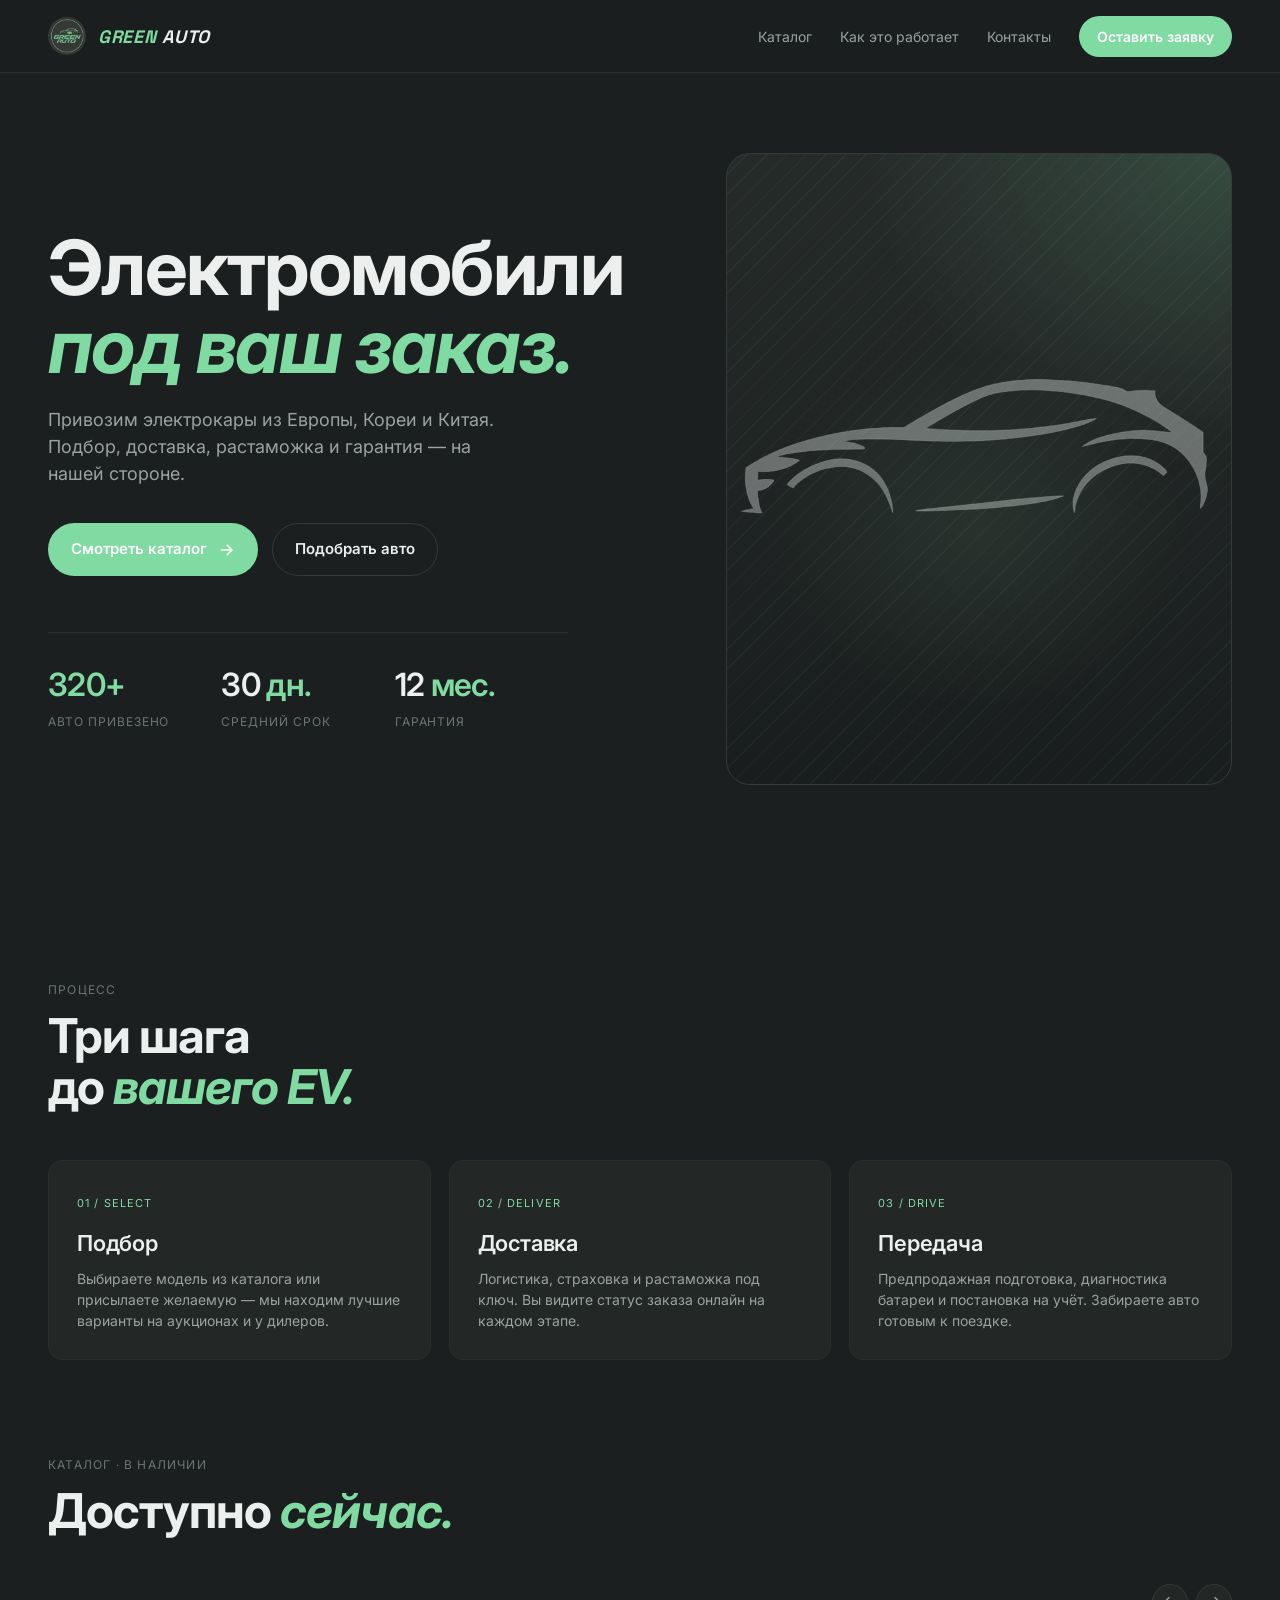
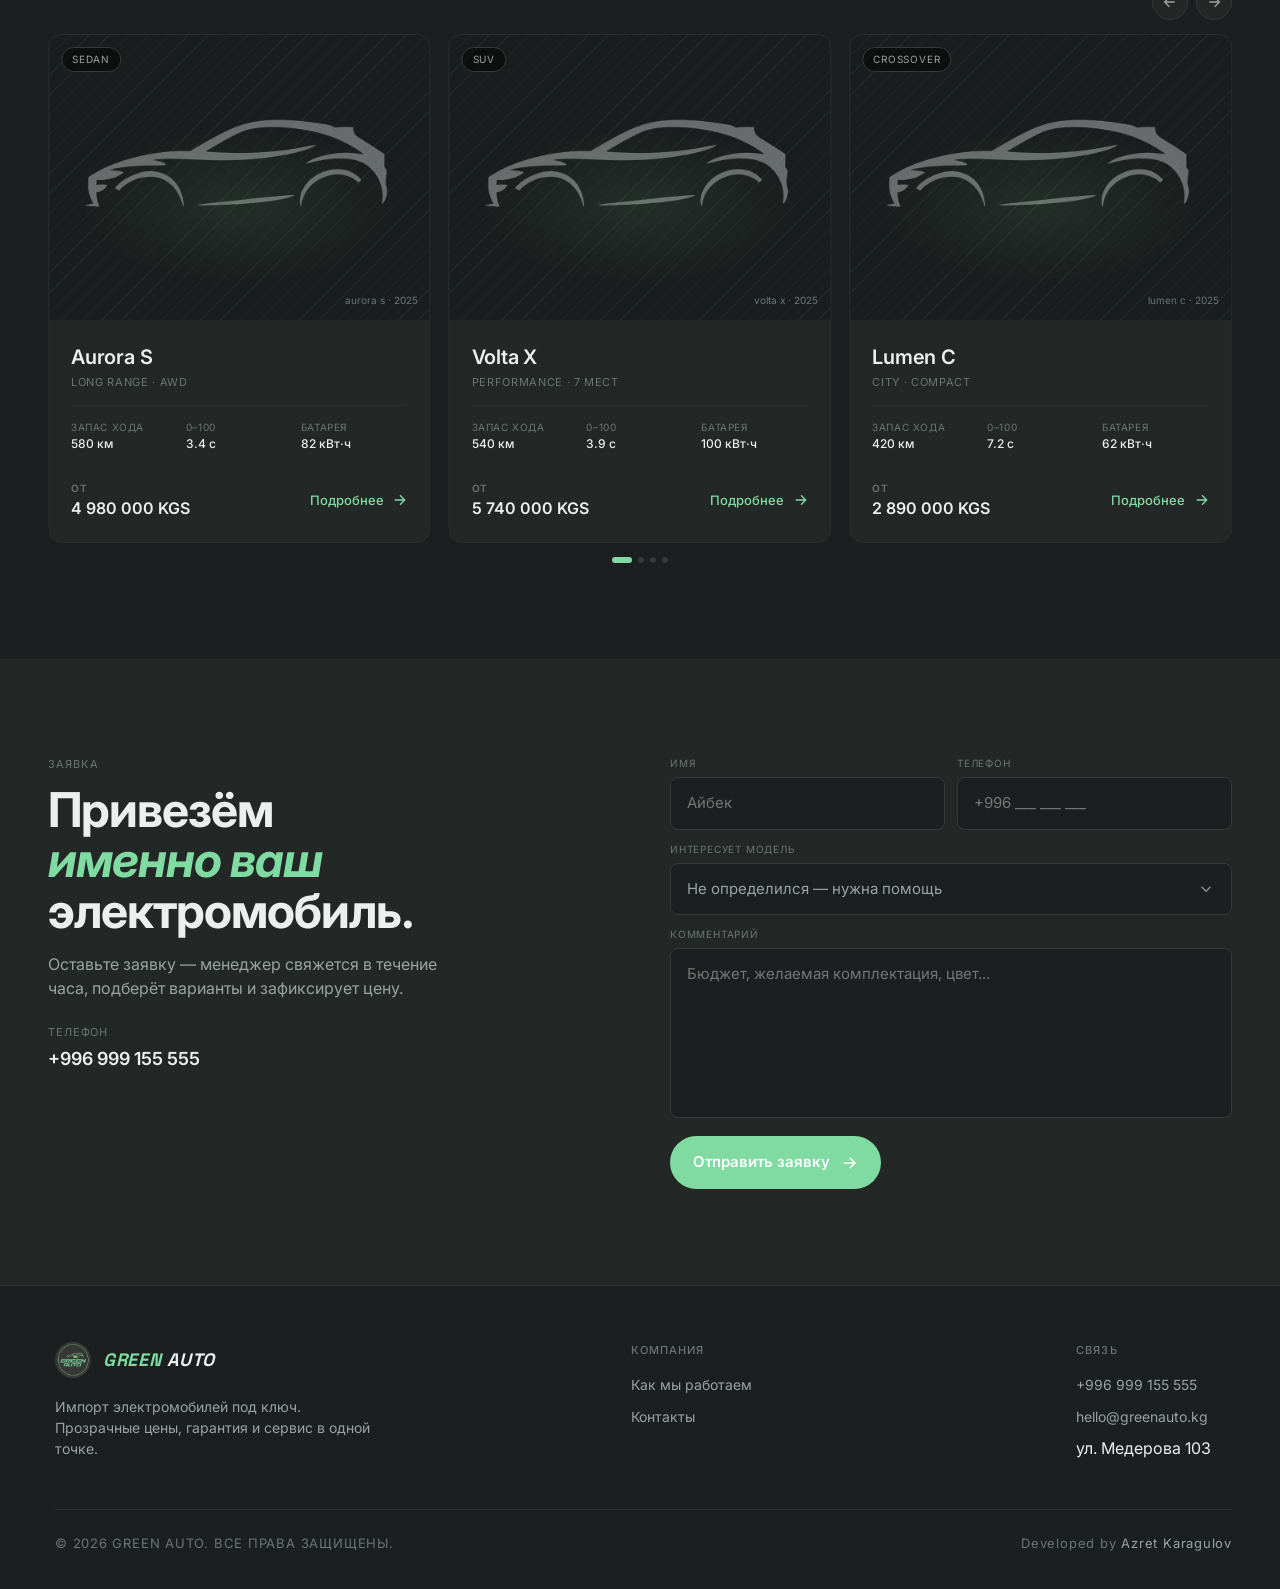
<file: index.html>
<!doctype html>
<html lang="ru">
<head>
<meta charset="utf-8" />
<meta name="viewport" content="width=device-width, initial-scale=1" />
<title>Green Auto — электромобили под заказ</title>
<link rel="preconnect" href="https://fonts.googleapis.com" />
<link rel="preconnect" href="https://fonts.gstatic.com" crossorigin />
<link href="https://fonts.googleapis.com/css2?family=Inter:wght@400;500;600;700;800&family=Space+Grotesk:wght@700&display=swap" rel="stylesheet" />
<link rel="stylesheet" href="./styles.css" />
</head>
<body>

<!-- ============ NAV ============ -->
<header class="nav">
  <div class="container nav-inner">
    <a href="index.html" class="brand">
      <img src="./imgs/logo.png" alt="Green Auto" style="width:38px;height:38px;border-radius:50%;object-fit:cover;" />
      <span class="brand-name"><span>GREEN</span> AUTO</span>
    </a>
    <nav class="nav-links">
      <a href="#cars">Каталог</a>
      <a href="#how">Как это работает</a>
      <a href="#contact">Контакты</a>
      <a href="#contact" class="nav-cta">Оставить заявку</a>
    </nav>
  </div>
</header>

<!-- ============ HERO ============ -->
<section class="hero">
  <div class="container hero-grid">
    <div class="hero-copy">
      <h1>Электромобили<br/><span class="accent">под ваш заказ.</span></h1>
      <p class="hero-sub">Привозим электрокары из Европы, Кореи и Китая. Подбор, доставка, растаможка и гарантия — на нашей стороне.</p>
      <div class="hero-actions">
        <a href="#cars" class="btn btn-primary">
          Смотреть каталог
          <svg class="arrow" viewBox="0 0 24 24" fill="none" stroke="currentColor" stroke-width="2"><path d="M5 12h14M13 5l7 7-7 7"/></svg>
        </a>
        <a href="#contact" class="btn btn-ghost">Подобрать авто</a>
      </div>

      <div class="hero-stats">
        <div>
          <div class="stat-num"><span>320+</span></div>
          <div class="stat-label">авто привезено</div>
        </div>
        <div>
          <div class="stat-num">30 <span>дн.</span></div>
          <div class="stat-label">средний срок</div>
        </div>
        <div>
          <div class="stat-num">12 <span>мес.</span></div>
          <div class="stat-label">гарантия</div>
        </div>
      </div>
    </div>

<div class="hero-visual" aria-hidden="true">
          <div class="placeholder-stripes"></div>
          <img src="./imgs/car_bg.png" alt="Электромобиль" style="position:absolute;inset:0;width:100%;height:100%;object-fit:cover;mix-blend-mode:luminosity;opacity:0.55;" />
    </div>
  </div>
</section>

<!-- ============ HOW IT WORKS ============ -->
<section id="how">
  <div class="container">
    <div class="section-head">
      <div>
        <div class="kicker">процесс</div>
        <h2>Три шага<br/>до <span class="accent">вашего EV.</span></h2>
      </div>
    </div>

    <div class="steps">
      <div class="step">
        <span class="num">01 / SELECT</span>
        <h3>Подбор</h3>
        <p>Выбираете модель из каталога или присылаете желаемую — мы находим лучшие варианты на аукционах и у дилеров.</p>
      </div>
      <div class="step">
        <span class="num">02 / DELIVER</span>
        <h3>Доставка</h3>
        <p>Логистика, страховка и растаможка под ключ. Вы видите статус заказа онлайн на каждом этапе.</p>
      </div>
      <div class="step">
        <span class="num">03 / DRIVE</span>
        <h3>Передача</h3>
        <p>Предпродажная подготовка, диагностика батареи и постановка на учёт. Забираете авто готовым к поездке.</p>
      </div>
    </div>
  </div>
</section>

<!-- ============ CARS ============ -->
<section id="cars" style="padding-top:0;">
  <div class="container">
    <div class="section-head">
      <div>
        <div class="kicker">каталог · в наличии</div>
        <h2>Доступно <span class="accent">сейчас.</span></h2>
      </div>
    </div>

    <div class="cars-grid">

      <a href="aurora-s.html" class="car-card">
        <div class="car-media">
          <div class="placeholder-stripes"></div>
          <img src="./imgs/car_bg.png" alt="Автомобиль" style="position:absolute;inset:0;width:100%;height:100%;object-fit:cover;mix-blend-mode:luminosity;opacity:0.55;" />
          <span class="badge">SEDAN</span>
          <span class="label">aurora s · 2025</span>
        </div>
        <div class="car-body">
          <div class="car-title-row">
            <div>
              <div class="car-title">Aurora S</div>
              <div class="car-sub">LONG RANGE · AWD</div>
            </div>
          </div>
          <div class="car-specs">
            <div>
              <div class="k">Запас хода</div>
              <div class="v">580 км</div>
            </div>
            <div>
              <div class="k">0–100</div>
              <div class="v">3.4 с</div>
            </div>
            <div>
              <div class="k">Батарея</div>
              <div class="v">82 кВт·ч</div>
            </div>
          </div>
          <div class="car-foot">
            <div class="car-price">
              <span class="from">от</span>
              4 980 000 KGS
            </div>
            <span class="car-link">Подробнее
              <svg width="16" height="16" viewBox="0 0 24 24" fill="none" stroke="currentColor" stroke-width="2"><path d="M5 12h14M13 5l7 7-7 7"/></svg>
            </span>
          </div>
        </div>
      </a>

      <a href="volta-x.html" class="car-card">
        <div class="car-media">
          <div class="placeholder-stripes"></div>
          <img src="./imgs/car_bg.png" alt="Автомобиль" style="position:absolute;inset:0;width:100%;height:100%;object-fit:cover;mix-blend-mode:luminosity;opacity:0.55;" />
          <span class="badge">SUV</span>
          <span class="label">volta x · 2025</span>
        </div>
        <div class="car-body">
          <div class="car-title-row">
            <div>
              <div class="car-title">Volta X</div>
              <div class="car-sub">PERFORMANCE · 7 МЕСТ</div>
            </div>
          </div>
          <div class="car-specs">
            <div>
              <div class="k">Запас хода</div>
              <div class="v">540 км</div>
            </div>
            <div>
              <div class="k">0–100</div>
              <div class="v">3.9 с</div>
            </div>
            <div>
              <div class="k">Батарея</div>
              <div class="v">100 кВт·ч</div>
            </div>
          </div>
          <div class="car-foot">
            <div class="car-price">
              <span class="from">от</span>
              5 740 000 KGS
            </div>
            <span class="car-link">Подробнее
              <svg width="16" height="16" viewBox="0 0 24 24" fill="none" stroke="currentColor" stroke-width="2"><path d="M5 12h14M13 5l7 7-7 7"/></svg>
            </span>
          </div>
        </div>
      </a>

      <a href="lumen-c.html" class="car-card">
        <div class="car-media">
          <div class="placeholder-stripes"></div>
          <img src="./imgs/car_bg.png" alt="Автомобиль" style="position:absolute;inset:0;width:100%;height:100%;object-fit:cover;mix-blend-mode:luminosity;opacity:0.55;" />
          <span class="badge">CROSSOVER</span>
          <span class="label">lumen c · 2025</span>
        </div>
        <div class="car-body">
          <div class="car-title-row">
            <div>
              <div class="car-title">Lumen C</div>
              <div class="car-sub">CITY · COMPACT</div>
            </div>
          </div>
          <div class="car-specs">
            <div>
              <div class="k">Запас хода</div>
              <div class="v">420 км</div>
            </div>
            <div>
              <div class="k">0–100</div>
              <div class="v">7.2 с</div>
            </div>
            <div>
              <div class="k">Батарея</div>
              <div class="v">62 кВт·ч</div>
            </div>
          </div>
          <div class="car-foot">
            <div class="car-price">
              <span class="from">от</span>
              2 890 000 KGS
            </div>
            <span class="car-link">Подробнее
              <svg width="16" height="16" viewBox="0 0 24 24" fill="none" stroke="currentColor" stroke-width="2"><path d="M5 12h14M13 5l7 7-7 7"/></svg>
            </span>
          </div>
        </div>
      </a>

      <a href="orbit-gt.html" class="car-card">
        <div class="car-media">
          <div class="placeholder-stripes"></div>
          <img src="./imgs/car_bg.png" alt="Автомобиль" style="position:absolute;inset:0;width:100%;height:100%;object-fit:cover;mix-blend-mode:luminosity;opacity:0.55;" />
          <span class="badge">GT COUPE</span>
          <span class="label">orbit gt · 2025</span>
        </div>
        <div class="car-body">
          <div class="car-title-row">
            <div>
              <div class="car-title">Orbit GT</div>
              <div class="car-sub">DUAL MOTOR · 800V</div>
            </div>
          </div>
          <div class="car-specs">
            <div>
              <div class="k">Запас хода</div>
              <div class="v">610 км</div>
            </div>
            <div>
              <div class="k">0–100</div>
              <div class="v">2.8 с</div>
            </div>
            <div>
              <div class="k">Батарея</div>
              <div class="v">93 кВт·ч</div>
            </div>
          </div>
          <div class="car-foot">
            <div class="car-price">
              <span class="from">от</span>
              7 220 000 KGS
            </div>
            <span class="car-link">Подробнее
              <svg width="16" height="16" viewBox="0 0 24 24" fill="none" stroke="currentColor" stroke-width="2"><path d="M5 12h14M13 5l7 7-7 7"/></svg>
            </span>
          </div>
        </div>
      </a>

    </div>
  </div>
</section>

<!-- ============ CONTACT ============ -->
<section id="contact" class="contact">
  <div class="container contact-grid">
    <div>
      <div class="kicker mono" style="color:var(--text-dim);font-size:11px;letter-spacing:.1em;text-transform:uppercase;margin-bottom:12px;">заявка</div>
      <h2>Привезём <br><span class="accent">именно ваш</span> электромобиль.</h2>
      <p>Оставьте заявку — менеджер свяжется в течение часа, подберёт варианты и зафиксирует цену.</p>
      <div style="display:flex;gap:24px;margin-top:24px;flex-wrap:wrap;">
        <div>
          <div class="mono" style="font-size:11px;color:var(--text-dim);letter-spacing:.08em;text-transform:uppercase;">Телефон</div>
          <div style="font-size:18px;font-weight:600;margin-top:4px;">+996 999 155 555</div>
        </div>
      </div>
    </div>

    <form class="contact-form" id="leadForm" onsubmit="event.preventDefault(); this.querySelector('.submit').textContent='Заявка отправлена ✓'; this.querySelector('.submit').disabled=true;">
      <div class="row">
        <div class="field">
          <label>Имя</label>
          <input type="text" placeholder="Айбек" required />
        </div>
        <div class="field">
          <label>Телефон</label>
          <input type="tel" id="phoneInput" placeholder="+996 ___ ___ ___" required />
        </div>
      </div>
      <div class="field">
        <label>Интересует модель</label>
        <select>
          <option>Не определился — нужна помощь</option>
          <option>Aurora S</option>
          <option>Volta X</option>
          <option>Lumen C</option>
          <option>Orbit GT</option>
          <option>Другая модель</option>
        </select>
      </div>
      <div class="field">
        <label>Комментарий</label>
        <textarea rows="5" placeholder="Бюджет, желаемая комплектация, цвет..." maxlength="300" style="resize:none;"></textarea>
      </div>
      <button type="submit" class="btn btn-primary submit">
        Отправить заявку
        <svg class="arrow" viewBox="0 0 24 24" fill="none" stroke="currentColor" stroke-width="2"><path d="M5 12h14M13 5l7 7-7 7"/></svg>
      </button>
    </form>
  </div>
</section>

<!-- ============ FOOTER ============ -->
<footer class="footer">
  <div class="container">
    <div class="footer-grid">
      <div>
        <a href="index.html" class="brand">
          <img src="./imgs/logo.png" alt="Green Auto" style="width:36px;height:36px;border-radius:50%;object-fit:cover;" />
          <span class="brand-name"><span>GREEN</span> AUTO</span>
        </a>
        <p class="footer-tag">Импорт электромобилей под ключ. Прозрачные цены, гарантия и сервис в одной точке.</p>
      </div>
      <div>
        <h4>Компания</h4>
        <ul>
          <li><a href="#how">Как мы работаем</a></li>
          <li><a href="#contact">Контакты</a></li>
        </ul>
      </div>
      <div>
        <h4>Связь</h4>
        <ul>
          <li><a href="tel:+996999155555">+996 999 155 555</a></li>
          <li><a href="mailto:hello@greenauto.kg">hello@greenauto.kg</a></li>
          <li>ул. Медерова 103</li>
        </ul>
      </div>
    </div>
    <div class="footer-bottom">
      <span>© 2026 GREEN AUTO. ВСЕ ПРАВА ЗАЩИЩЕНЫ.</span>
      <span>Developed by <a href="https://t.me/azret_ka" target="_blank" style="color:var(--text-muted);text-decoration:none;transition:color .15s;" onmouseover="this.style.color='var(--accent)'" onmouseout="this.style.color='var(--text-muted)'">Azret Karagulov</a></span>
    </div>
  </div>
</footer>

<script>
  // Phone mask +996 XXX XXX XXX
  const phone = document.getElementById('phoneInput');
  if (phone) {
    const fmt = (raw) => {
      const d = raw.replace(/\D/g,'').replace(/^996/, '').slice(0, 9);
      let out = '+996';
      if (d.length > 0) out += ' ' + d.slice(0,3);
      if (d.length > 3) out += ' ' + d.slice(3,6);
      if (d.length > 6) out += ' ' + d.slice(6,9);
      return out;
    };
    phone.addEventListener('focus', e => { if (!e.target.value) e.target.value = '+996 '; });
    phone.addEventListener('input', e => { e.target.value = fmt(e.target.value); });
    phone.addEventListener('blur', e => { if (e.target.value === '+996' || e.target.value === '+996 ') e.target.value = ''; });
  }
</script>
<script src="./script.js"></script>
</body>
</html>
</file>
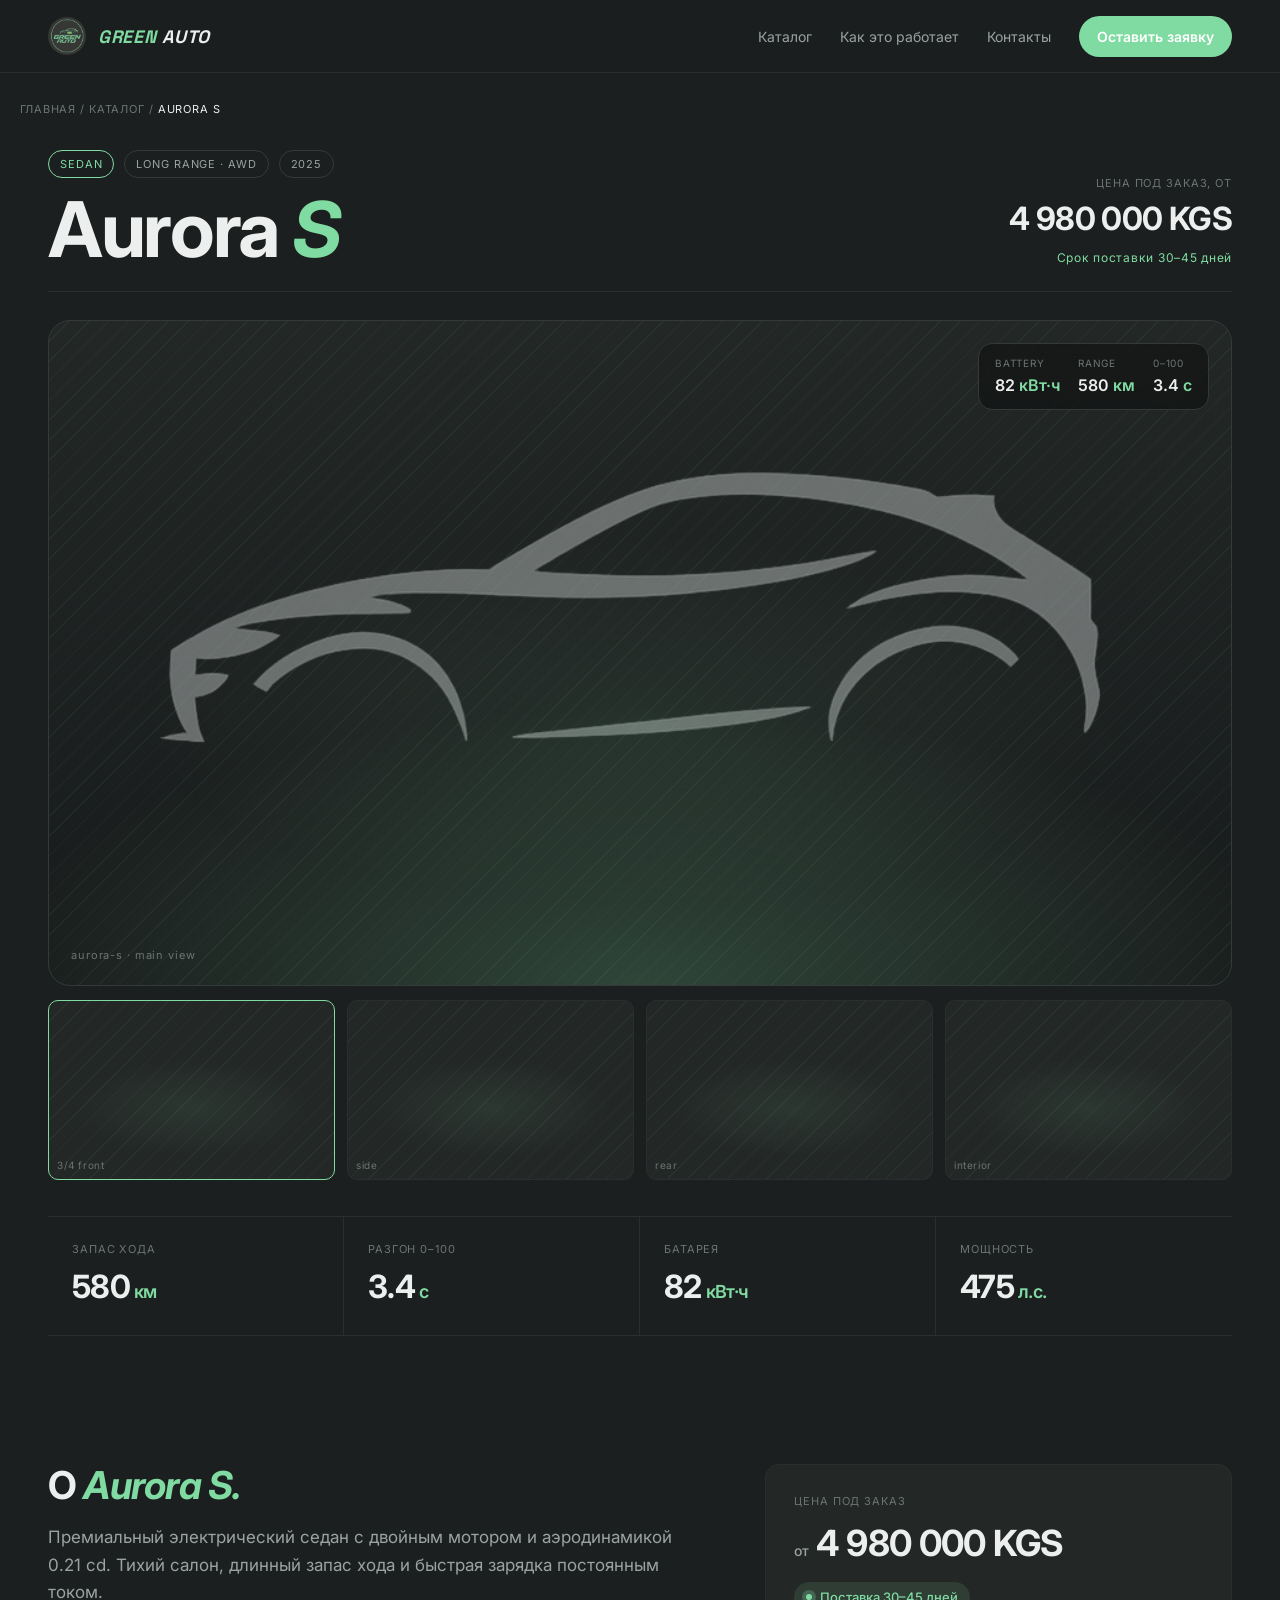
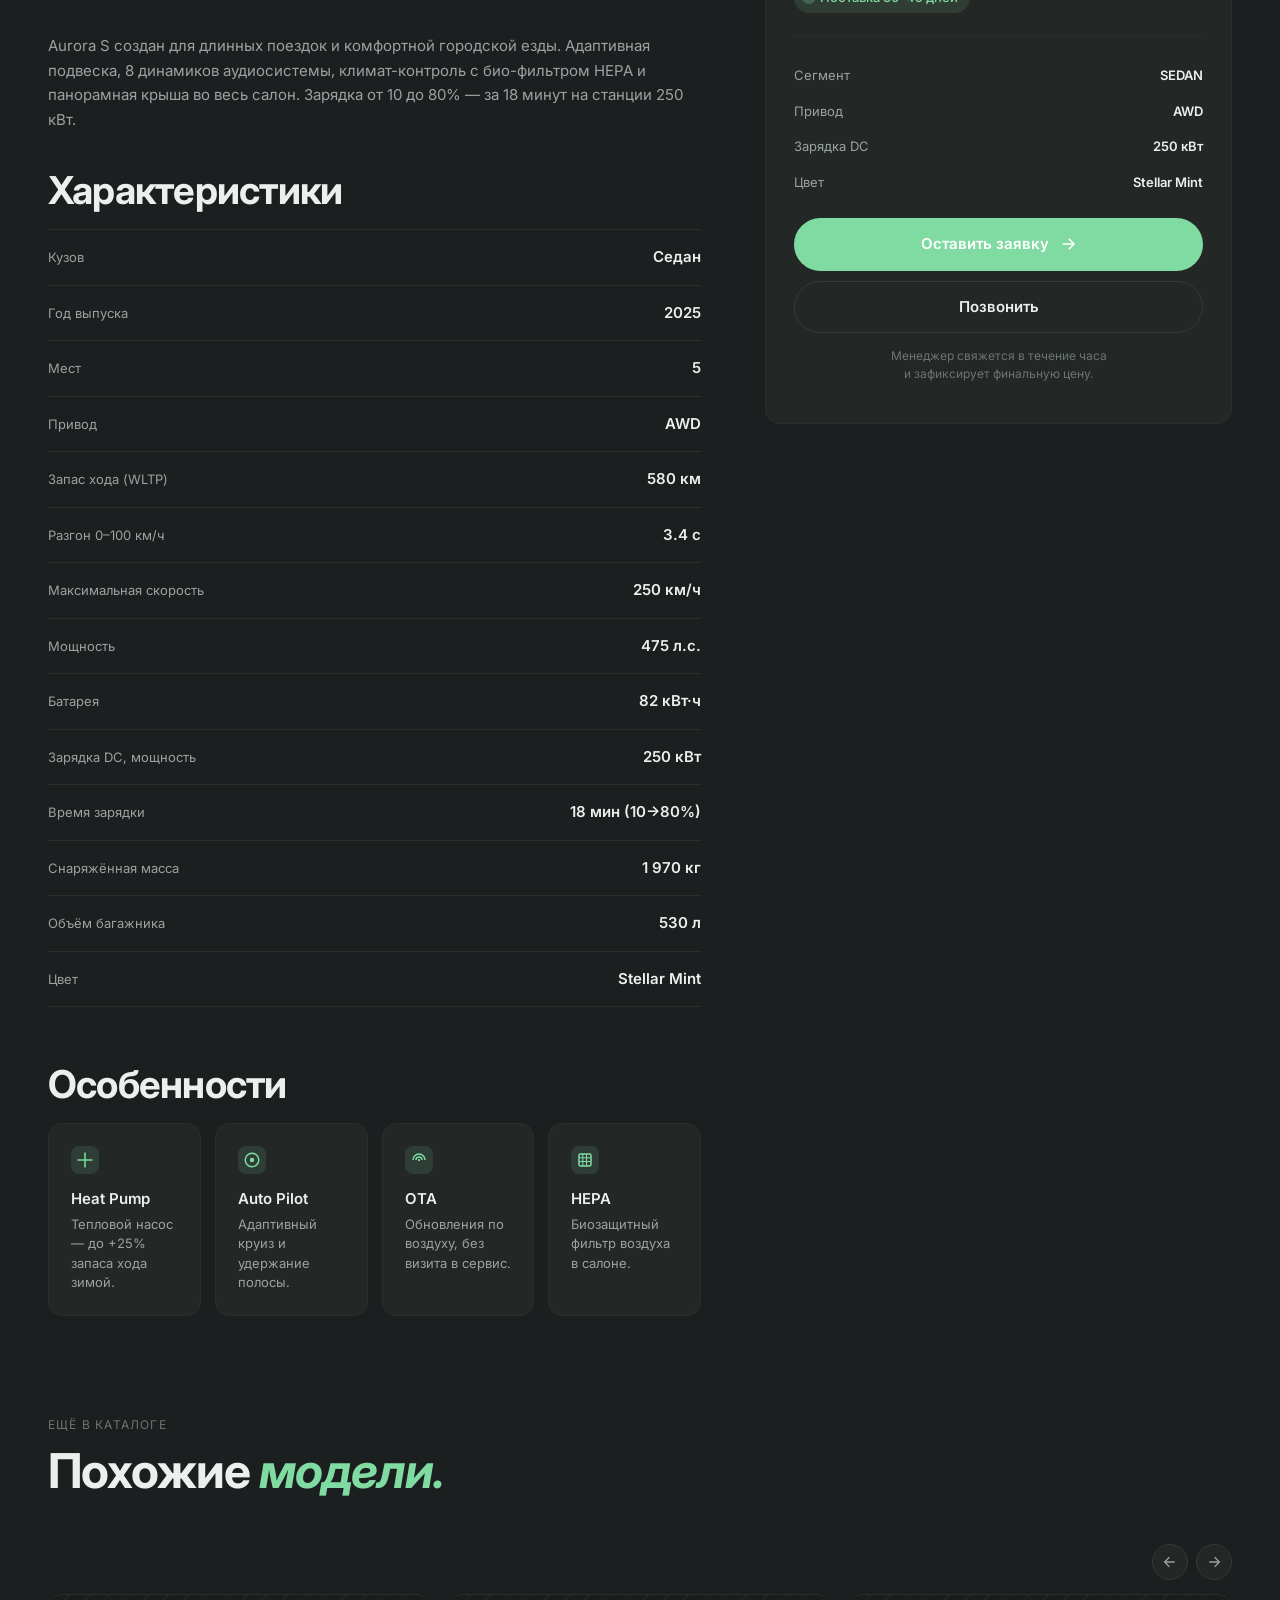
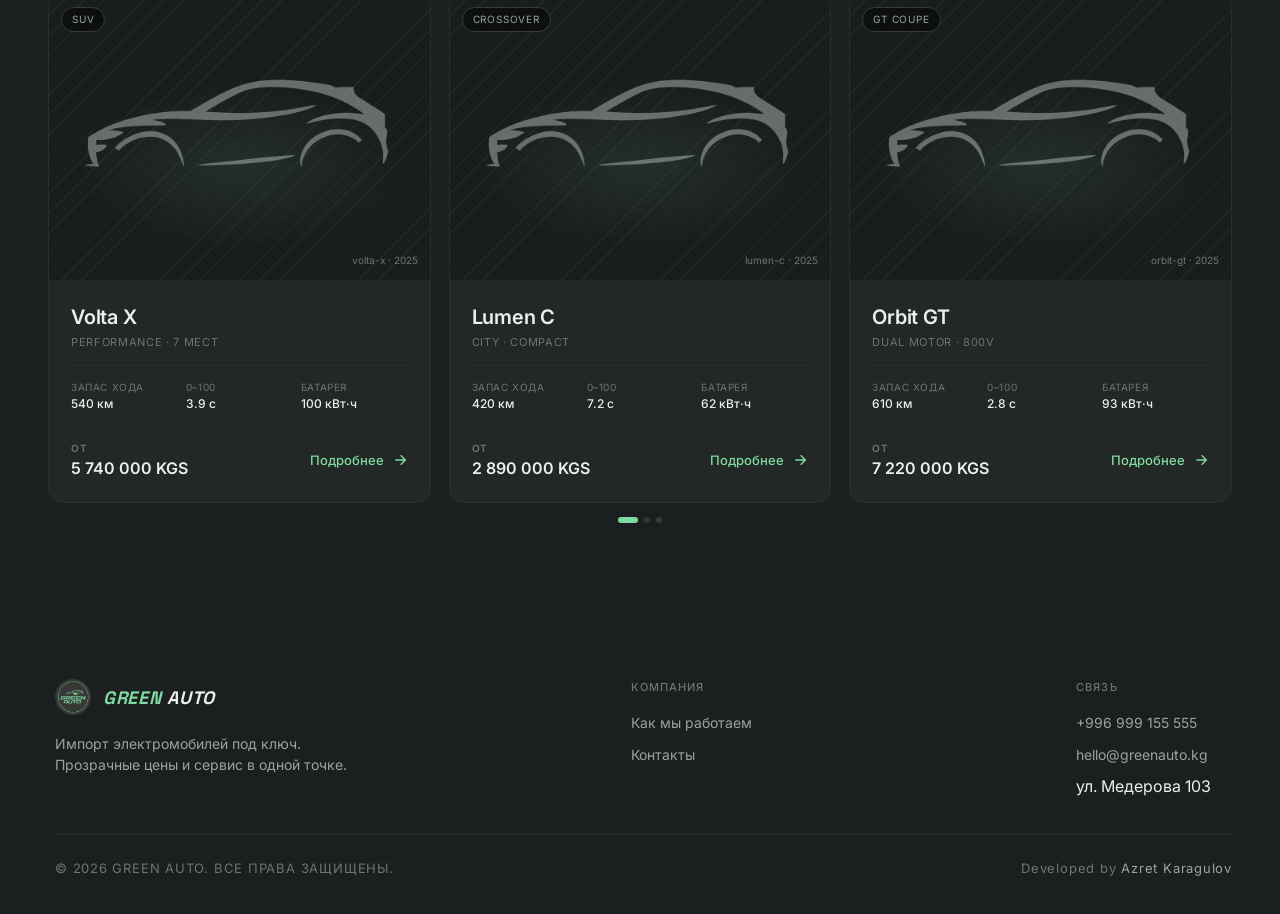
<file: aurora-s.html>
<!doctype html>
<html lang="ru">
<head>
<meta charset="utf-8" />
<meta name="viewport" content="width=device-width, initial-scale=1" />
<title>Aurora S — Green Auto</title>
<link rel="preconnect" href="https://fonts.googleapis.com" />
<link rel="preconnect" href="https://fonts.gstatic.com" crossorigin />
<link href="https://fonts.googleapis.com/css2?family=Inter:wght@400;500;600;700;800&family=Space+Grotesk:wght@700&display=swap" rel="stylesheet" />
<link rel="stylesheet" href="./styles.css" />
</head>
<body>

<header class="nav">
  <div class="container nav-inner">
    <a href="index.html" class="brand">
      <img src="./imgs/logo.png" alt="Green Auto" style="width:38px;height:38px;border-radius:50%;object-fit:cover;" />
      <span class="brand-name"><span>GREEN</span> AUTO</span>
    </a>
    <nav class="nav-links">
      <a href="index.html#cars">Каталог</a>
      <a href="index.html#how">Как это работает</a>
      <a href="index.html#contact">Контакты</a>
      <a href="index.html#contact" class="nav-cta">Оставить заявку</a>
    </nav>
  </div>
</header>

<div class="container crumb">
  <a href="index.html">Главная</a>
  <span class="sep">/</span>
  <a href="index.html#cars">Каталог</a>
  <span class="sep">/</span>
  <span style="color:var(--text);">Aurora S</span>
</div>

<section class="car-hero">
  <div class="container">

    <div class="car-hero-head">
      <div>
        <div class="meta">
          <span class="chip green">SEDAN</span>
          <span class="chip">LONG RANGE · AWD</span>
          <span class="chip">2025</span>
        </div>
        <h1>Aurora <span class="accent">S</span></h1>
      </div>
      <div class="price-block">
        <div class="lbl">Цена под заказ, от</div>
        <div class="val">4 980 000 KGS</div>
        <div class="term">Срок поставки 30–45 дней</div>
      </div>
    </div>

    <div class="car-stage" id="mainStage">
      <div class="placeholder-stripes" style="position:absolute;inset:0;"></div>
      <img src="./imgs/car_bg.png" alt="Автомобиль" style="position:absolute;inset:0;width:100%;height:100%;object-fit:cover;mix-blend-mode:luminosity;opacity:0.55;" />
      <div class="stage-meter">
        <div class="item">
          <div class="k">Battery</div>
          <div class="v">82 <span>кВт·ч</span></div>
        </div>
        <div class="item">
          <div class="k">Range</div>
          <div class="v">580 <span>км</span></div>
        </div>
        <div class="item">
          <div class="k">0–100</div>
          <div class="v">3.4 <span>с</span></div>
        </div>
      </div>
      <div class="label" id="stageLabel">aurora-s · main view</div>
    </div>

    <div class="thumb-row">
      <button class="detail-thumb active" data-view="3/4 front">
        <div class="placeholder-stripes"></div>
        <span class="lbl">3/4 front</span>
      </button>
      <button class="detail-thumb" data-view="side">
        <div class="placeholder-stripes"></div>
        <span class="lbl">side</span>
      </button>
      <button class="detail-thumb" data-view="rear">
        <div class="placeholder-stripes"></div>
        <span class="lbl">rear</span>
      </button>
      <button class="detail-thumb" data-view="interior">
        <div class="placeholder-stripes"></div>
        <span class="lbl">interior</span>
      </button>
    </div>

    <div class="key-stats">
      <div class="cell">
        <div class="k">Запас хода</div>
        <div class="v">580<span>км</span></div>
      </div>
      <div class="cell">
        <div class="k">Разгон 0–100</div>
        <div class="v">3.4<span>с</span></div>
      </div>
      <div class="cell">
        <div class="k">Батарея</div>
        <div class="v">82<span>кВт·ч</span></div>
      </div>
      <div class="cell">
        <div class="k">Мощность</div>
        <div class="v">475<span>л.с.</span></div>
      </div>
    </div>

  </div>
</section>

<section class="car-content">
  <div class="container car-content-grid">
    <div>
      <h2>О <span class="accent">Aurora S.</span></h2>
      <p class="lead">Премиальный электрический седан с двойным мотором и аэродинамикой 0.21 cd. Тихий салон, длинный запас хода и быстрая зарядка постоянным током.</p>
      <p style="color:var(--text-muted);font-size:15px;line-height:1.65;margin:0 0 36px;">Aurora S создан для длинных поездок и комфортной городской езды. Адаптивная подвеска, 8 динамиков аудиосистемы, климат-контроль с био-фильтром HEPA и панорамная крыша во весь салон. Зарядка от 10 до 80% — за 18 минут на станции 250 кВт.</p>

      <h2 style="margin-top:8px;">Характеристики</h2>
      <div class="specs-long">
        
        <div class="row">
          <span class="k">Кузов</span>
          <span class="v">Седан</span>
        </div>
        <div class="row">
          <span class="k">Год выпуска</span>
          <span class="v">2025</span>
        </div>
        <div class="row">
          <span class="k">Мест</span>
          <span class="v">5</span>
        </div>
        <div class="row">
          <span class="k">Привод</span>
          <span class="v">AWD</span>
        </div>
        <div class="row">
          <span class="k">Запас хода (WLTP)</span>
          <span class="v">580 км</span>
        </div>
        <div class="row">
          <span class="k">Разгон 0–100 км/ч</span>
          <span class="v">3.4 с</span>
        </div>
        <div class="row">
          <span class="k">Максимальная скорость</span>
          <span class="v">250 км/ч</span>
        </div>
        <div class="row">
          <span class="k">Мощность</span>
          <span class="v">475 л.с.</span>
        </div>
        <div class="row">
          <span class="k">Батарея</span>
          <span class="v">82 кВт·ч</span>
        </div>
        <div class="row">
          <span class="k">Зарядка DC, мощность</span>
          <span class="v">250 кВт</span>
        </div>
        <div class="row">
          <span class="k">Время зарядки</span>
          <span class="v">18 мин (10→80%)</span>
        </div>
        <div class="row">
          <span class="k">Снаряжённая масса</span>
          <span class="v">1 970 кг</span>
        </div>
        <div class="row">
          <span class="k">Объём багажника</span>
          <span class="v">530 л</span>
        </div>
        <div class="row">
          <span class="k">Цвет</span>
          <span class="v">Stellar Mint</span>
        </div>
      </div>

      <h2 style="margin-top:56px;">Особенности</h2>
      <div class="detail-features" style="margin-top:18px;">
        
        <div class="feature">
          <div class="ico">
            <svg width="18" height="18" viewBox="0 0 24 24" fill="none"><path d="M12 2v20M2 12h20" stroke="currentColor" stroke-width="2"/></svg>
          </div>
          <h4>Heat Pump</h4>
          <p>Тепловой насос — до +25% запаса хода зимой.</p>
        </div>
        <div class="feature">
          <div class="ico">
            <svg width="18" height="18" viewBox="0 0 24 24" fill="none"><circle cx="12" cy="12" r="9" stroke="currentColor" stroke-width="2" fill="none"/><circle cx="12" cy="12" r="3" fill="currentColor"/></svg>
          </div>
          <h4>Auto Pilot</h4>
          <p>Адаптивный круиз и удержание полосы.</p>
        </div>
        <div class="feature">
          <div class="ico">
            <svg width="18" height="18" viewBox="0 0 24 24" fill="none"><path d="M4 12a8 8 0 0 1 16 0M8 12a4 4 0 0 1 8 0" stroke="currentColor" stroke-width="2" fill="none"/><circle cx="12" cy="12" r="1.5" fill="currentColor"/></svg>
          </div>
          <h4>OTA</h4>
          <p>Обновления по воздуху, без визита в сервис.</p>
        </div>
        <div class="feature">
          <div class="ico">
            <svg width="18" height="18" viewBox="0 0 24 24" fill="none"><rect x="4" y="4" width="16" height="16" rx="2" stroke="currentColor" stroke-width="2" fill="none"/><path d="M4 9h16M4 14h16M9 4v16M14 4v16" stroke="currentColor" stroke-width="1.5"/></svg>
          </div>
          <h4>HEPA</h4>
          <p>Биозащитный фильтр воздуха в салоне.</p>
        </div>
      </div>
    </div>

    <aside>
      <div class="order-card">
        <div class="lbl">Цена под заказ</div>
        <div class="price"><span class="from">от</span>4 980 000 KGS</div>
        <div class="term"><span class="pulse"></span>Поставка 30–45 дней</div>

        <div class="divider"></div>

        <div class="mini-row"><span class="k">Сегмент</span><span class="v">SEDAN</span></div>
        <div class="mini-row"><span class="k">Привод</span><span class="v">AWD</span></div>
        <div class="mini-row"><span class="k">Зарядка DC</span><span class="v">250 кВт</span></div>
        <div class="mini-row"><span class="k">Цвет</span><span class="v">Stellar Mint</span></div>

        <div class="actions">
          <a href="index.html#contact" class="btn btn-primary">
            Оставить заявку
            <svg class="arrow" viewBox="0 0 24 24" fill="none" stroke="currentColor" stroke-width="2"><path d="M5 12h14M13 5l7 7-7 7"/></svg>
          </a>
          <a href="tel:+996999155555" class="btn btn-ghost">Позвонить</a>
        </div>

        <p class="note">Менеджер свяжется в течение часа<br/>и зафиксирует финальную цену.</p>
      </div>
    </aside>
  </div>
</section>

<section class="related">
  <div class="container">
    <div class="section-head">
      <div>
        <div class="kicker">ещё в каталоге</div>
        <h2>Похожие <span class="accent">модели.</span></h2>
      </div>
    </div>
    <div class="cars-grid">
      
      <a href="volta-x.html" class="car-card">
        <div class="car-media">
          <div class="placeholder-stripes"></div>
          <img src="./imgs/car_bg.png" alt="Автомобиль" style="position:absolute;inset:0;width:100%;height:100%;object-fit:cover;mix-blend-mode:luminosity;opacity:0.55;" />
          <span class="badge">SUV</span>
          <span class="label">volta-x · 2025</span>
        </div>
        <div class="car-body">
          <div class="car-title-row">
            <div>
              <div class="car-title">Volta X</div>
              <div class="car-sub">PERFORMANCE · 7 МЕСТ</div>
            </div>
          </div>
          <div class="car-specs">
            <div><div class="k">Запас хода</div><div class="v">540 км</div></div>
            <div><div class="k">0–100</div><div class="v">3.9 с</div></div>
            <div><div class="k">Батарея</div><div class="v">100 кВт·ч</div></div>
          </div>
          <div class="car-foot">
            <div class="car-price"><span class="from">от</span>5 740 000 KGS</div>
            <span class="car-link">Подробнее
              <svg width="16" height="16" viewBox="0 0 24 24" fill="none" stroke="currentColor" stroke-width="2"><path d="M5 12h14M13 5l7 7-7 7"/></svg>
            </span>
          </div>
        </div>
      </a>
      <a href="lumen-c.html" class="car-card">
        <div class="car-media">
          <div class="placeholder-stripes"></div>
          <img src="./imgs/car_bg.png" alt="Автомобиль" style="position:absolute;inset:0;width:100%;height:100%;object-fit:cover;mix-blend-mode:luminosity;opacity:0.55;" />
          <span class="badge">CROSSOVER</span>
          <span class="label">lumen-c · 2025</span>
        </div>
        <div class="car-body">
          <div class="car-title-row">
            <div>
              <div class="car-title">Lumen C</div>
              <div class="car-sub">CITY · COMPACT</div>
            </div>
          </div>
          <div class="car-specs">
            <div><div class="k">Запас хода</div><div class="v">420 км</div></div>
            <div><div class="k">0–100</div><div class="v">7.2 с</div></div>
            <div><div class="k">Батарея</div><div class="v">62 кВт·ч</div></div>
          </div>
          <div class="car-foot">
            <div class="car-price"><span class="from">от</span>2 890 000 KGS</div>
            <span class="car-link">Подробнее
              <svg width="16" height="16" viewBox="0 0 24 24" fill="none" stroke="currentColor" stroke-width="2"><path d="M5 12h14M13 5l7 7-7 7"/></svg>
            </span>
          </div>
        </div>
      </a>
      <a href="orbit-gt.html" class="car-card">
        <div class="car-media">
          <div class="placeholder-stripes"></div>
          <img src="./imgs/car_bg.png" alt="Автомобиль" style="position:absolute;inset:0;width:100%;height:100%;object-fit:cover;mix-blend-mode:luminosity;opacity:0.55;" />
          <span class="badge">GT COUPE</span>
          <span class="label">orbit-gt · 2025</span>
        </div>
        <div class="car-body">
          <div class="car-title-row">
            <div>
              <div class="car-title">Orbit GT</div>
              <div class="car-sub">DUAL MOTOR · 800V</div>
            </div>
          </div>
          <div class="car-specs">
            <div><div class="k">Запас хода</div><div class="v">610 км</div></div>
            <div><div class="k">0–100</div><div class="v">2.8 с</div></div>
            <div><div class="k">Батарея</div><div class="v">93 кВт·ч</div></div>
          </div>
          <div class="car-foot">
            <div class="car-price"><span class="from">от</span>7 220 000 KGS</div>
            <span class="car-link">Подробнее
              <svg width="16" height="16" viewBox="0 0 24 24" fill="none" stroke="currentColor" stroke-width="2"><path d="M5 12h14M13 5l7 7-7 7"/></svg>
            </span>
          </div>
        </div>
      </a>
    </div>
  </div>
</section>

<footer class="footer">
  <div class="container">
    <div class="footer-grid">
      <div>
        <a href="index.html" class="brand">
          <img src="./imgs/logo.png" alt="Green Auto" style="width:36px;height:36px;border-radius:50%;object-fit:cover;" />
          <span class="brand-name"><span>GREEN</span> AUTO</span>
        </a>
        <p class="footer-tag">Импорт электромобилей под ключ. Прозрачные цены и сервис в одной точке.</p>
      </div>
      <div>
        <h4>Компания</h4>
        <ul>
          <li><a href="index.html#how">Как мы работаем</a></li>
          <li><a href="index.html#contact">Контакты</a></li>
        </ul>
      </div>
      <div>
        <h4>Связь</h4>
        <ul>
          <li><a href="tel:+996999155555">+996 999 155 555</a></li>
          <li><a href="mailto:hello@greenauto.kg">hello@greenauto.kg</a></li>
          <li>ул. Медерова 103</li>
        </ul>
      </div>
    </div>
    <div class="footer-bottom">
      <span>© 2026 GREEN AUTO. ВСЕ ПРАВА ЗАЩИЩЕНЫ.</span>
      <span>Developed by <a href="https://t.me/azret_ka" target="_blank" style="color:var(--text-muted);text-decoration:none;transition:color .15s;" onmouseover="this.style.color='var(--accent)'" onmouseout="this.style.color='var(--text-muted)'">Azret Karagulov</a></span>
    </div>
  </div>
</footer>

<script>
  const thumbs = document.querySelectorAll('.detail-thumb');
  const stageLabel = document.getElementById('stageLabel');
  thumbs.forEach(t => {
    t.addEventListener('click', () => {
      thumbs.forEach(x => x.classList.remove('active'));
      t.classList.add('active');
      stageLabel.textContent = 'aurora-s · ' + t.dataset.view;
    });
  });
</script>

<script src="./script.js"></script>
</body>
</html>
</file>
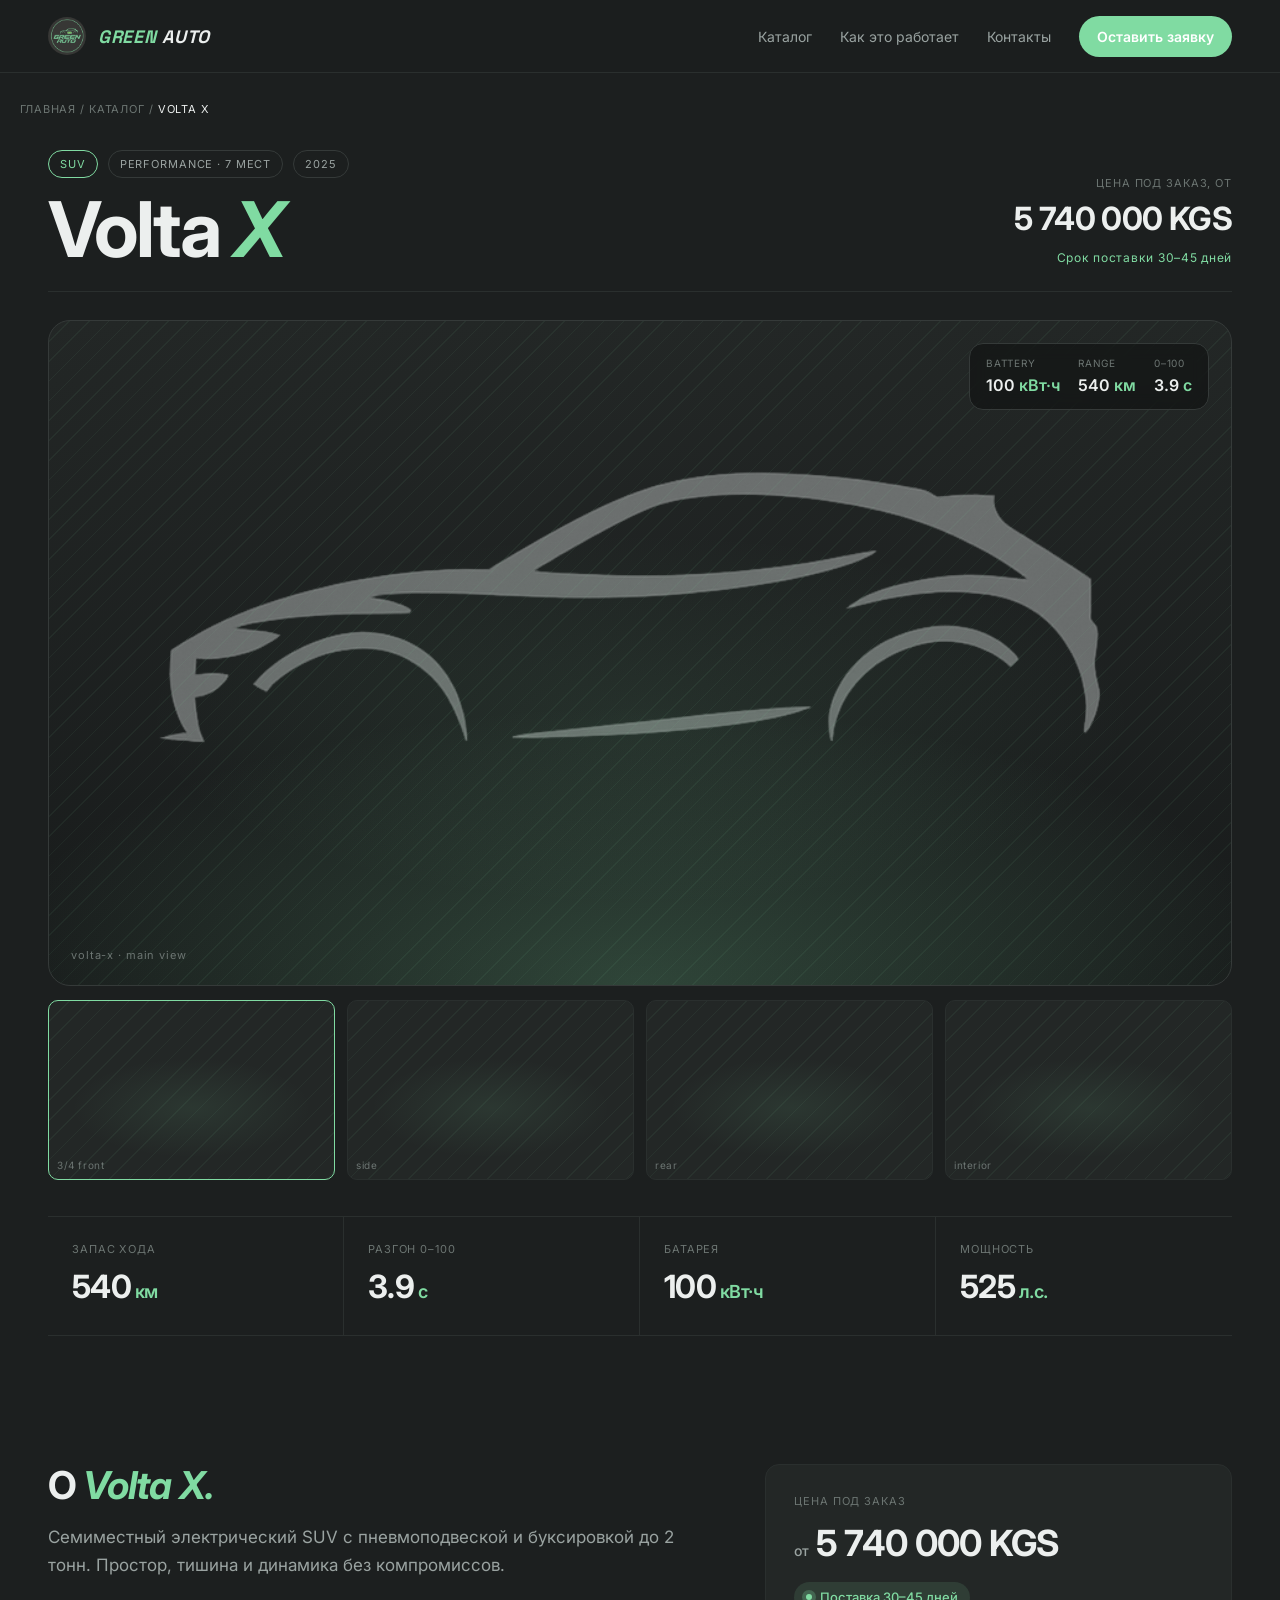
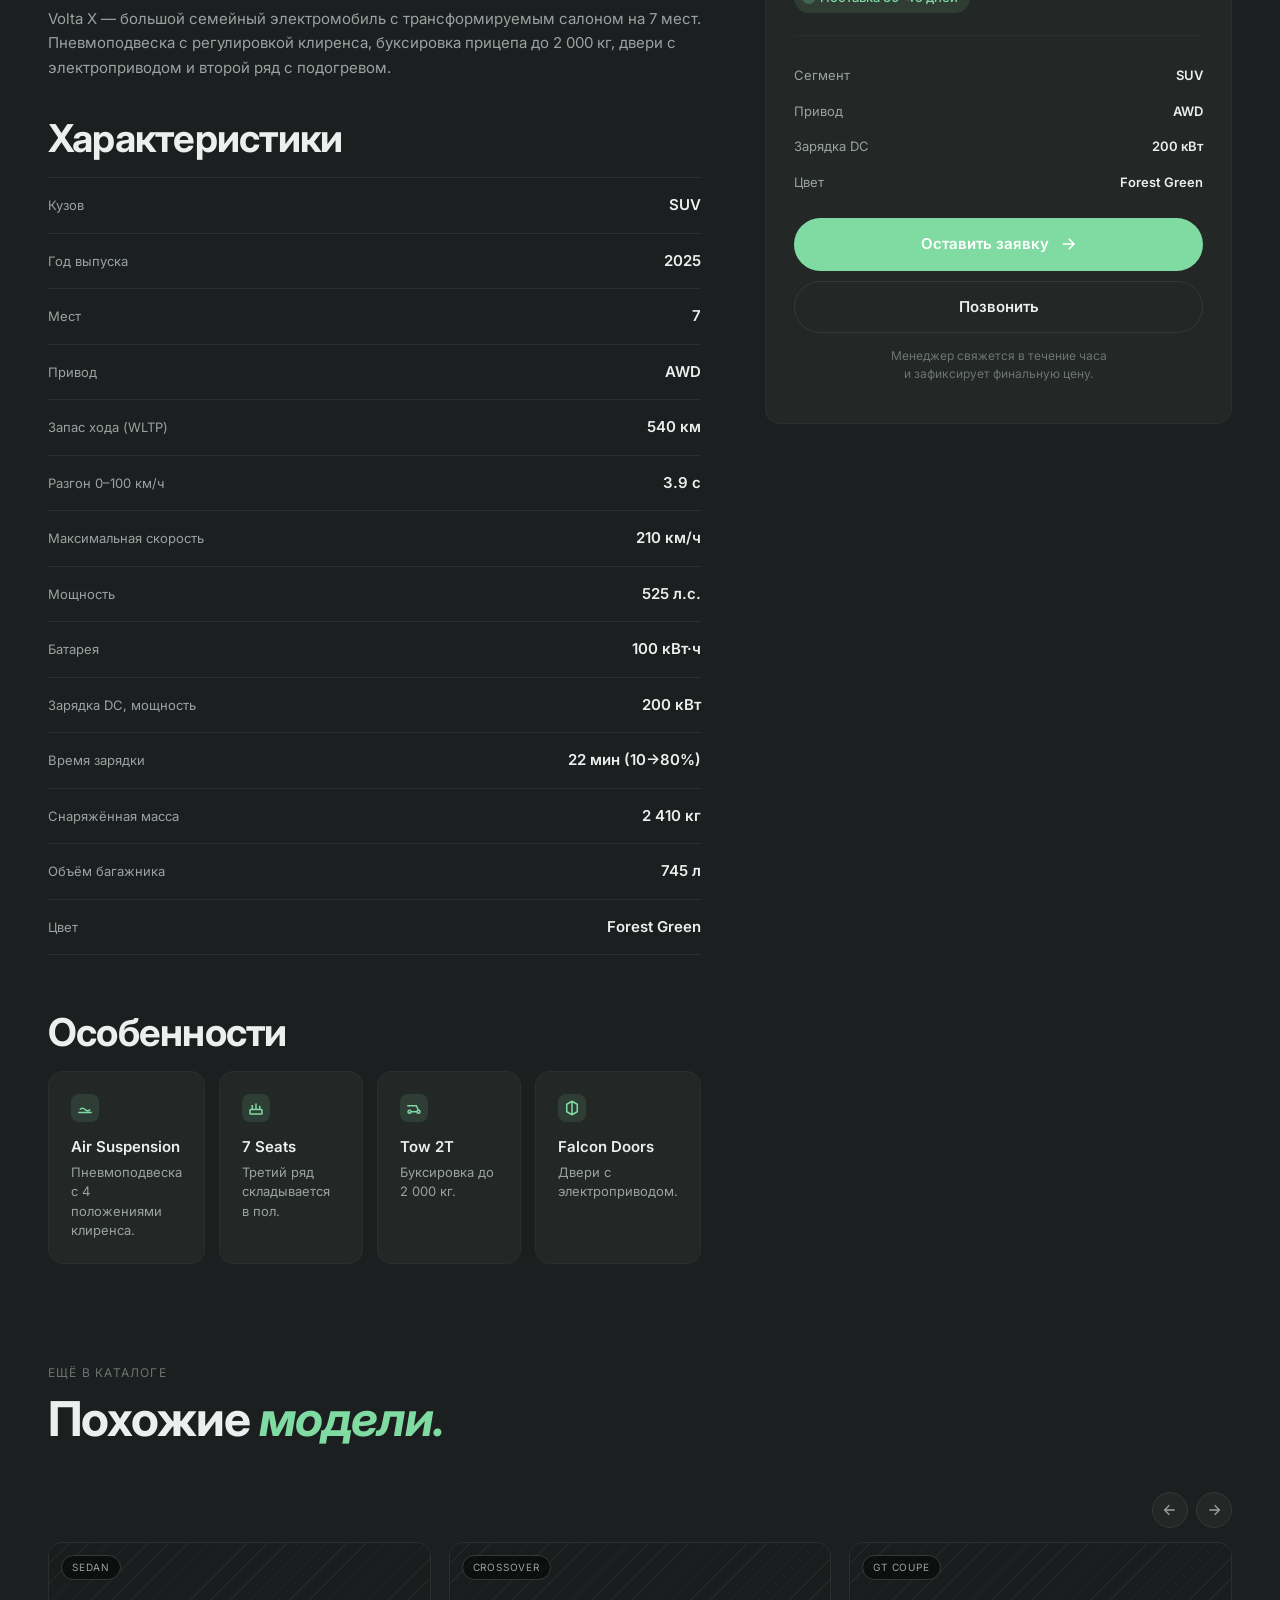
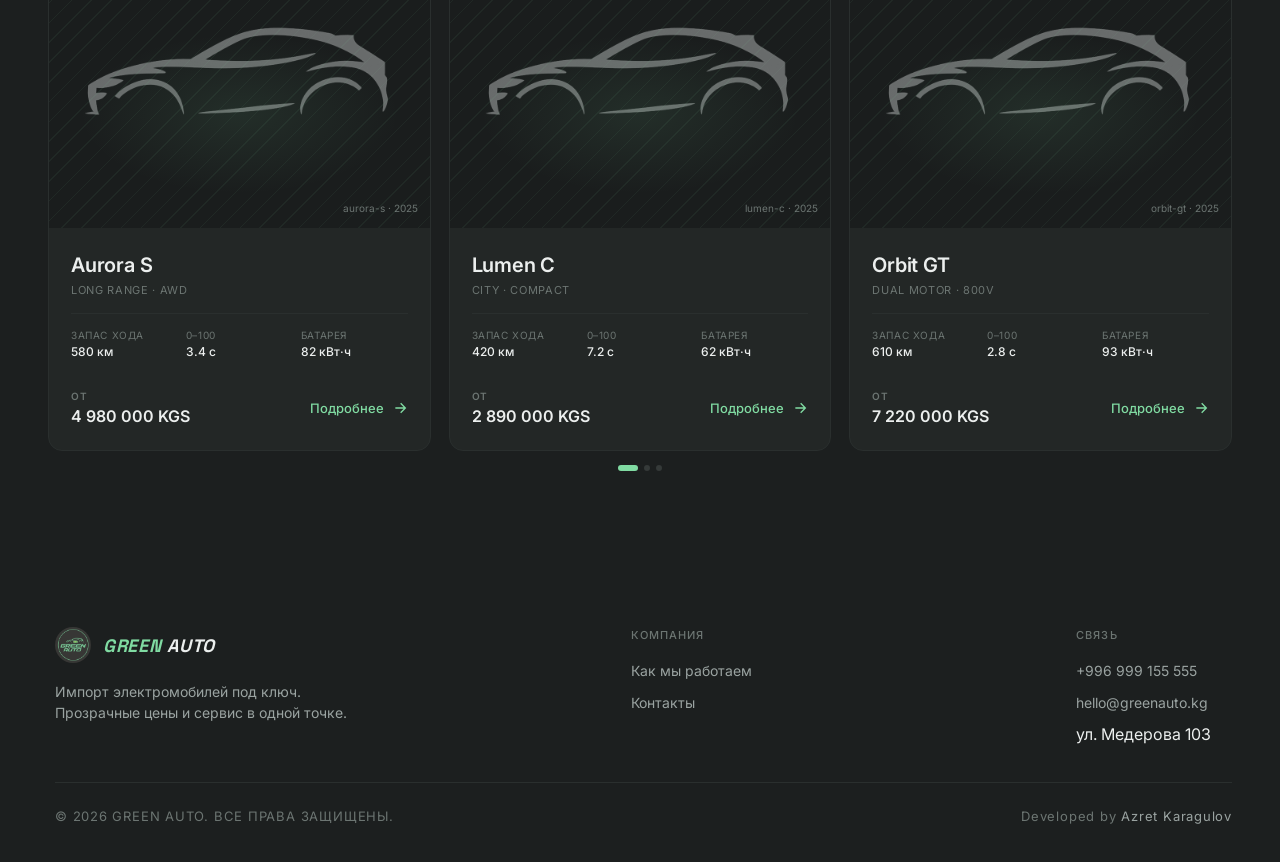
<file: lumen-c.html>
<!doctype html>
<html lang="ru">
<head>
<meta charset="utf-8" />
<meta name="viewport" content="width=device-width, initial-scale=1" />
<title>Volta X — Green Auto</title>
<link rel="preconnect" href="https://fonts.googleapis.com" />
<link rel="preconnect" href="https://fonts.gstatic.com" crossorigin />
<link href="https://fonts.googleapis.com/css2?family=Inter:wght@400;500;600;700;800&family=Space+Grotesk:wght@700&display=swap" rel="stylesheet" />
<link rel="stylesheet" href="./styles.css" />
</head>
<body>

<header class="nav">
  <div class="container nav-inner">
    <a href="index.html" class="brand">
      <img src="./imgs/logo.png" alt="Green Auto" style="width:38px;height:38px;border-radius:50%;object-fit:cover;" />
      <span class="brand-name"><span>GREEN</span> AUTO</span>
    </a>
    <nav class="nav-links">
      <a href="index.html#cars">Каталог</a>
      <a href="index.html#how">Как это работает</a>
      <a href="index.html#contact">Контакты</a>
      <a href="index.html#contact" class="nav-cta">Оставить заявку</a>
    </nav>
  </div>
</header>

<div class="container crumb">
  <a href="index.html">Главная</a>
  <span class="sep">/</span>
  <a href="index.html#cars">Каталог</a>
  <span class="sep">/</span>
  <span style="color:var(--text);">Volta X</span>
</div>

<section class="car-hero">
  <div class="container">

    <div class="car-hero-head">
      <div>
        <div class="meta">
          <span class="chip green">SUV</span>
          <span class="chip">PERFORMANCE · 7 МЕСТ</span>
          <span class="chip">2025</span>
        </div>
        <h1>Volta <span class="accent">X</span></h1>
      </div>
      <div class="price-block">
        <div class="lbl">Цена под заказ, от</div>
        <div class="val">5 740 000 KGS</div>
        <div class="term">Срок поставки 30–45 дней</div>
      </div>
    </div>

    <div class="car-stage" id="mainStage">
      <div class="placeholder-stripes" style="position:absolute;inset:0;"></div>
      <img src="./imgs/car_bg.png" alt="Автомобиль" style="position:absolute;inset:0;width:100%;height:100%;object-fit:cover;mix-blend-mode:luminosity;opacity:0.55;" />
      <div class="stage-meter">
        <div class="item">
          <div class="k">Battery</div>
          <div class="v">100 <span>кВт·ч</span></div>
        </div>
        <div class="item">
          <div class="k">Range</div>
          <div class="v">540 <span>км</span></div>
        </div>
        <div class="item">
          <div class="k">0–100</div>
          <div class="v">3.9 <span>с</span></div>
        </div>
      </div>
      <div class="label" id="stageLabel">volta-x · main view</div>
    </div>

    <div class="thumb-row">
      <button class="detail-thumb active" data-view="3/4 front">
        <div class="placeholder-stripes"></div>
        <span class="lbl">3/4 front</span>
      </button>
      <button class="detail-thumb" data-view="side">
        <div class="placeholder-stripes"></div>
        <span class="lbl">side</span>
      </button>
      <button class="detail-thumb" data-view="rear">
        <div class="placeholder-stripes"></div>
        <span class="lbl">rear</span>
      </button>
      <button class="detail-thumb" data-view="interior">
        <div class="placeholder-stripes"></div>
        <span class="lbl">interior</span>
      </button>
    </div>

    <div class="key-stats">
      <div class="cell">
        <div class="k">Запас хода</div>
        <div class="v">540<span>км</span></div>
      </div>
      <div class="cell">
        <div class="k">Разгон 0–100</div>
        <div class="v">3.9<span>с</span></div>
      </div>
      <div class="cell">
        <div class="k">Батарея</div>
        <div class="v">100<span>кВт·ч</span></div>
      </div>
      <div class="cell">
        <div class="k">Мощность</div>
        <div class="v">525<span>л.с.</span></div>
      </div>
    </div>

  </div>
</section>

<section class="car-content">
  <div class="container car-content-grid">
    <div>
      <h2>О <span class="accent">Volta X.</span></h2>
      <p class="lead">Семиместный электрический SUV с пневмоподвеской и буксировкой до 2 тонн. Простор, тишина и динамика без компромиссов.</p>
      <p style="color:var(--text-muted);font-size:15px;line-height:1.65;margin:0 0 36px;">Volta X — большой семейный электромобиль с трансформируемым салоном на 7 мест. Пневмоподвеска с регулировкой клиренса, буксировка прицепа до 2 000 кг, двери с электроприводом и второй ряд с подогревом.</p>

      <h2 style="margin-top:8px;">Характеристики</h2>
      <div class="specs-long">
        
        <div class="row">
          <span class="k">Кузов</span>
          <span class="v">SUV</span>
        </div>
        <div class="row">
          <span class="k">Год выпуска</span>
          <span class="v">2025</span>
        </div>
        <div class="row">
          <span class="k">Мест</span>
          <span class="v">7</span>
        </div>
        <div class="row">
          <span class="k">Привод</span>
          <span class="v">AWD</span>
        </div>
        <div class="row">
          <span class="k">Запас хода (WLTP)</span>
          <span class="v">540 км</span>
        </div>
        <div class="row">
          <span class="k">Разгон 0–100 км/ч</span>
          <span class="v">3.9 с</span>
        </div>
        <div class="row">
          <span class="k">Максимальная скорость</span>
          <span class="v">210 км/ч</span>
        </div>
        <div class="row">
          <span class="k">Мощность</span>
          <span class="v">525 л.с.</span>
        </div>
        <div class="row">
          <span class="k">Батарея</span>
          <span class="v">100 кВт·ч</span>
        </div>
        <div class="row">
          <span class="k">Зарядка DC, мощность</span>
          <span class="v">200 кВт</span>
        </div>
        <div class="row">
          <span class="k">Время зарядки</span>
          <span class="v">22 мин (10→80%)</span>
        </div>
        <div class="row">
          <span class="k">Снаряжённая масса</span>
          <span class="v">2 410 кг</span>
        </div>
        <div class="row">
          <span class="k">Объём багажника</span>
          <span class="v">745 л</span>
        </div>
        <div class="row">
          <span class="k">Цвет</span>
          <span class="v">Forest Green</span>
        </div>
      </div>

      <h2 style="margin-top:56px;">Особенности</h2>
      <div class="detail-features" style="margin-top:18px;">
        
        <div class="feature">
          <div class="ico">
            <svg width="18" height="18" viewBox="0 0 24 24" fill="none"><path d="M3 18h18M5 14c2-2 5-2 7 0s5 2 7 0" stroke="currentColor" stroke-width="2" fill="none"/></svg>
          </div>
          <h4>Air Suspension</h4>
          <p>Пневмоподвеска с 4 положениями клиренса.</p>
        </div>
        <div class="feature">
          <div class="ico">
            <svg width="18" height="18" viewBox="0 0 24 24" fill="none"><rect x="4" y="14" width="16" height="6" rx="1" stroke="currentColor" stroke-width="2" fill="none"/><path d="M7 14V8M12 14V6M17 14V9" stroke="currentColor" stroke-width="2"/></svg>
          </div>
          <h4>7 Seats</h4>
          <p>Третий ряд складывается в пол.</p>
        </div>
        <div class="feature">
          <div class="ico">
            <svg width="18" height="18" viewBox="0 0 24 24" fill="none"><circle cx="6" cy="17" r="2" stroke="currentColor" stroke-width="2" fill="none"/><circle cx="18" cy="17" r="2" stroke="currentColor" stroke-width="2" fill="none"/><path d="M8 17h8M3 9h12l3 6" stroke="currentColor" stroke-width="2"/></svg>
          </div>
          <h4>Tow 2T</h4>
          <p>Буксировка до 2 000 кг.</p>
        </div>
        <div class="feature">
          <div class="ico">
            <svg width="18" height="18" viewBox="0 0 24 24" fill="none"><path d="M12 3v18M12 3l-7 4v10l7 4M12 3l7 4v10l-7 4" stroke="currentColor" stroke-width="2" fill="none"/></svg>
          </div>
          <h4>Falcon Doors</h4>
          <p>Двери с электроприводом.</p>
        </div>
      </div>
    </div>

    <aside>
      <div class="order-card">
        <div class="lbl">Цена под заказ</div>
        <div class="price"><span class="from">от</span>5 740 000 KGS</div>
        <div class="term"><span class="pulse"></span>Поставка 30–45 дней</div>

        <div class="divider"></div>

        <div class="mini-row"><span class="k">Сегмент</span><span class="v">SUV</span></div>
        <div class="mini-row"><span class="k">Привод</span><span class="v">AWD</span></div>
        <div class="mini-row"><span class="k">Зарядка DC</span><span class="v">200 кВт</span></div>
        <div class="mini-row"><span class="k">Цвет</span><span class="v">Forest Green</span></div>

        <div class="actions">
          <a href="index.html#contact" class="btn btn-primary">
            Оставить заявку
            <svg class="arrow" viewBox="0 0 24 24" fill="none" stroke="currentColor" stroke-width="2"><path d="M5 12h14M13 5l7 7-7 7"/></svg>
          </a>
          <a href="tel:+996999155555" class="btn btn-ghost">Позвонить</a>
        </div>

        <p class="note">Менеджер свяжется в течение часа<br/>и зафиксирует финальную цену.</p>
      </div>
    </aside>
  </div>
</section>

<section class="related">
  <div class="container">
    <div class="section-head">
      <div>
        <div class="kicker">ещё в каталоге</div>
        <h2>Похожие <span class="accent">модели.</span></h2>
      </div>
    </div>
    <div class="cars-grid">
      
      <a href="aurora-s.html" class="car-card">
        <div class="car-media">
          <div class="placeholder-stripes"></div>
          <img src="./imgs/car_bg.png" alt="Автомобиль" style="position:absolute;inset:0;width:100%;height:100%;object-fit:cover;mix-blend-mode:luminosity;opacity:0.55;" />
          <span class="badge">SEDAN</span>
          <span class="label">aurora-s · 2025</span>
        </div>
        <div class="car-body">
          <div class="car-title-row">
            <div>
              <div class="car-title">Aurora S</div>
              <div class="car-sub">LONG RANGE · AWD</div>
            </div>
          </div>
          <div class="car-specs">
            <div><div class="k">Запас хода</div><div class="v">580 км</div></div>
            <div><div class="k">0–100</div><div class="v">3.4 с</div></div>
            <div><div class="k">Батарея</div><div class="v">82 кВт·ч</div></div>
          </div>
          <div class="car-foot">
            <div class="car-price"><span class="from">от</span>4 980 000 KGS</div>
            <span class="car-link">Подробнее
              <svg width="16" height="16" viewBox="0 0 24 24" fill="none" stroke="currentColor" stroke-width="2"><path d="M5 12h14M13 5l7 7-7 7"/></svg>
            </span>
          </div>
        </div>
      </a>
      <a href="lumen-c.html" class="car-card">
        <div class="car-media">
          <div class="placeholder-stripes"></div>
          <img src="./imgs/car_bg.png" alt="Автомобиль" style="position:absolute;inset:0;width:100%;height:100%;object-fit:cover;mix-blend-mode:luminosity;opacity:0.55;" />
          <span class="badge">CROSSOVER</span>
          <span class="label">lumen-c · 2025</span>
        </div>
        <div class="car-body">
          <div class="car-title-row">
            <div>
              <div class="car-title">Lumen C</div>
              <div class="car-sub">CITY · COMPACT</div>
            </div>
          </div>
          <div class="car-specs">
            <div><div class="k">Запас хода</div><div class="v">420 км</div></div>
            <div><div class="k">0–100</div><div class="v">7.2 с</div></div>
            <div><div class="k">Батарея</div><div class="v">62 кВт·ч</div></div>
          </div>
          <div class="car-foot">
            <div class="car-price"><span class="from">от</span>2 890 000 KGS</div>
            <span class="car-link">Подробнее
              <svg width="16" height="16" viewBox="0 0 24 24" fill="none" stroke="currentColor" stroke-width="2"><path d="M5 12h14M13 5l7 7-7 7"/></svg>
            </span>
          </div>
        </div>
      </a>
      <a href="orbit-gt.html" class="car-card">
        <div class="car-media">
          <div class="placeholder-stripes"></div>
          <img src="./imgs/car_bg.png" alt="Автомобиль" style="position:absolute;inset:0;width:100%;height:100%;object-fit:cover;mix-blend-mode:luminosity;opacity:0.55;" />
          <span class="badge">GT COUPE</span>
          <span class="label">orbit-gt · 2025</span>
        </div>
        <div class="car-body">
          <div class="car-title-row">
            <div>
              <div class="car-title">Orbit GT</div>
              <div class="car-sub">DUAL MOTOR · 800V</div>
            </div>
          </div>
          <div class="car-specs">
            <div><div class="k">Запас хода</div><div class="v">610 км</div></div>
            <div><div class="k">0–100</div><div class="v">2.8 с</div></div>
            <div><div class="k">Батарея</div><div class="v">93 кВт·ч</div></div>
          </div>
          <div class="car-foot">
            <div class="car-price"><span class="from">от</span>7 220 000 KGS</div>
            <span class="car-link">Подробнее
              <svg width="16" height="16" viewBox="0 0 24 24" fill="none" stroke="currentColor" stroke-width="2"><path d="M5 12h14M13 5l7 7-7 7"/></svg>
            </span>
          </div>
        </div>
      </a>
    </div>
  </div>
</section>

<footer class="footer">
  <div class="container">
    <div class="footer-grid">
      <div>
        <a href="index.html" class="brand">
          <img src="./imgs/logo.png" alt="Green Auto" style="width:36px;height:36px;border-radius:50%;object-fit:cover;" />
          <span class="brand-name"><span>GREEN</span> AUTO</span>
        </a>
        <p class="footer-tag">Импорт электромобилей под ключ. Прозрачные цены и сервис в одной точке.</p>
      </div>
      <div>
        <h4>Компания</h4>
        <ul>
          <li><a href="index.html#how">Как мы работаем</a></li>
          <li><a href="index.html#contact">Контакты</a></li>
        </ul>
      </div>
      <div>
        <h4>Связь</h4>
        <ul>
          <li><a href="tel:+996999155555">+996 999 155 555</a></li>
          <li><a href="mailto:hello@greenauto.kg">hello@greenauto.kg</a></li>
          <li>ул. Медерова 103</li>
        </ul>
      </div>
    </div>
    <div class="footer-bottom">
      <span>© 2026 GREEN AUTO. ВСЕ ПРАВА ЗАЩИЩЕНЫ.</span>
      <span>Developed by <a href="https://t.me/azret_ka" target="_blank" style="color:var(--text-muted);text-decoration:none;transition:color .15s;" onmouseover="this.style.color='var(--accent)'" onmouseout="this.style.color='var(--text-muted)'">Azret Karagulov</a></span>
    </div>
  </div>
</footer>

<script>
  const thumbs = document.querySelectorAll('.detail-thumb');
  const stageLabel = document.getElementById('stageLabel');
  thumbs.forEach(t => {
    t.addEventListener('click', () => {
      thumbs.forEach(x => x.classList.remove('active'));
      t.classList.add('active');
      stageLabel.textContent = 'volta-x · ' + t.dataset.view;
    });
  });
</script>

<script src="./script.js"></script>
</body>
</html>
</file>
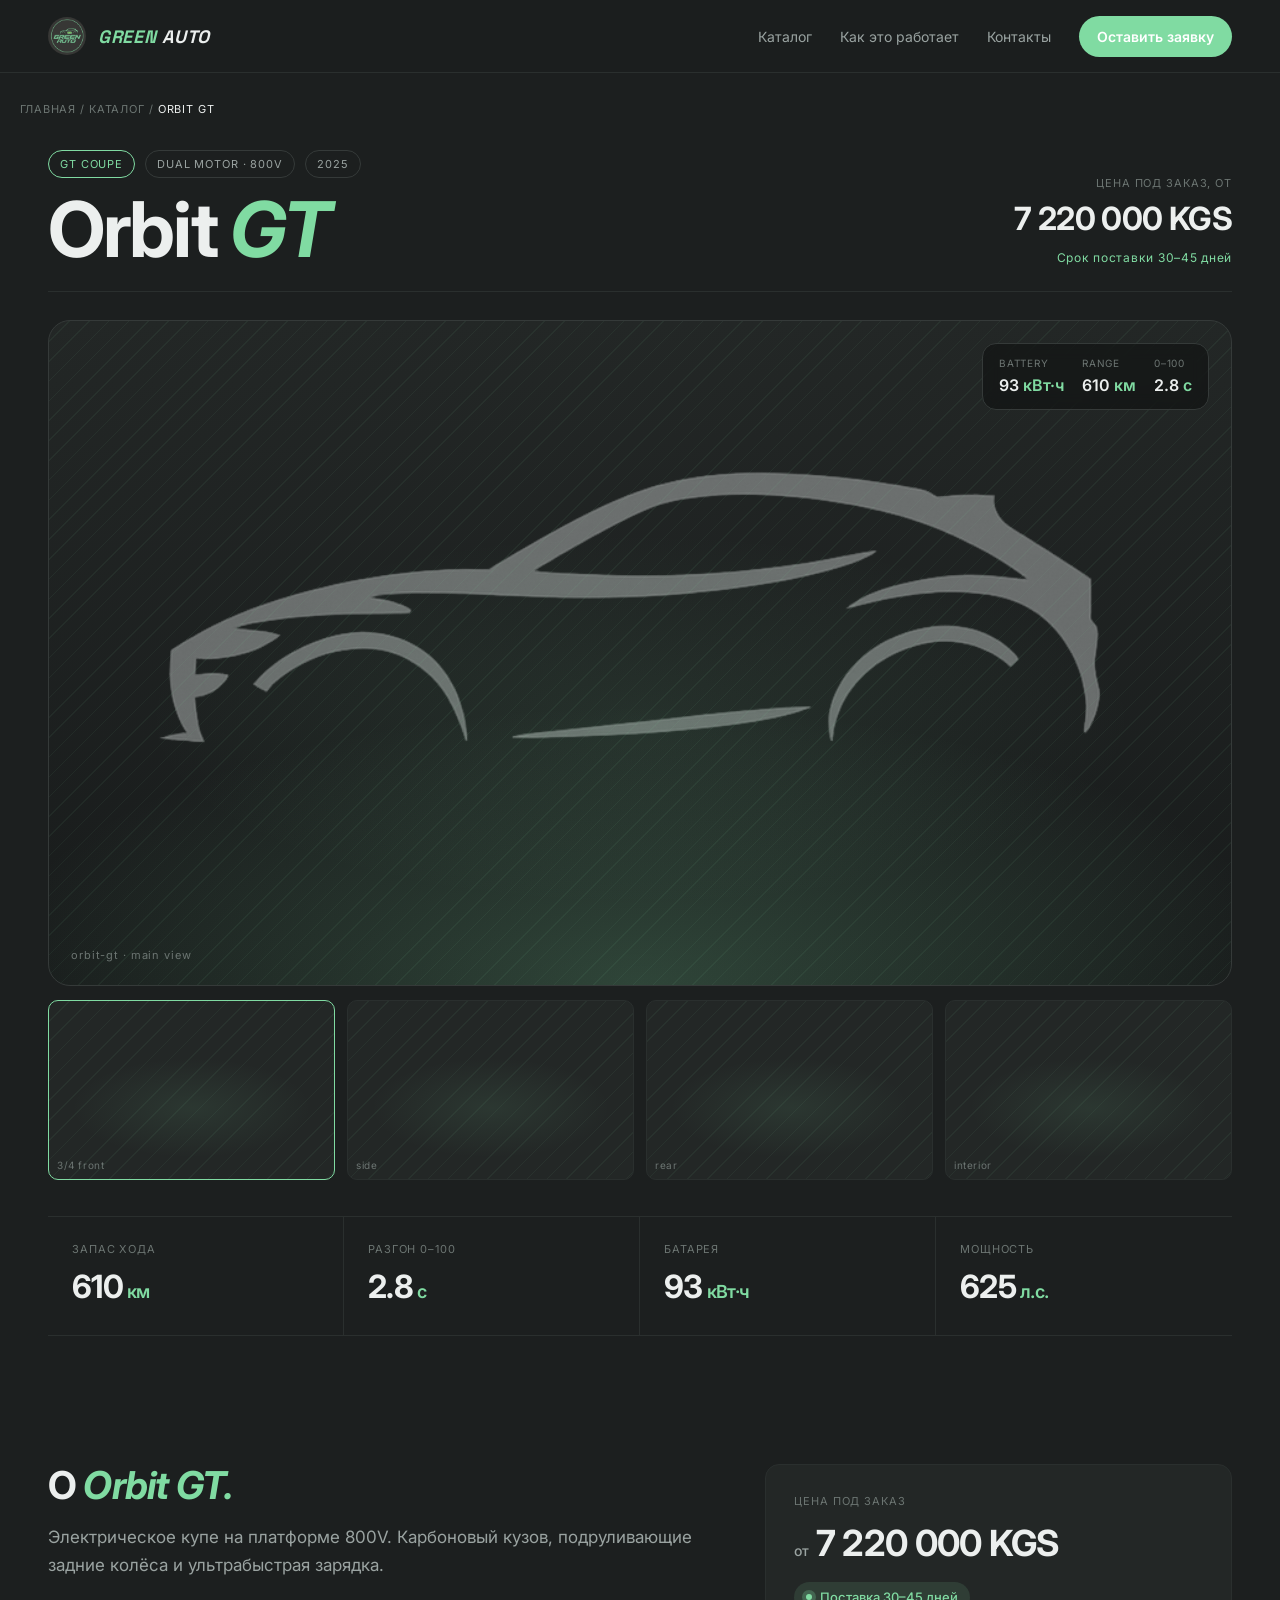
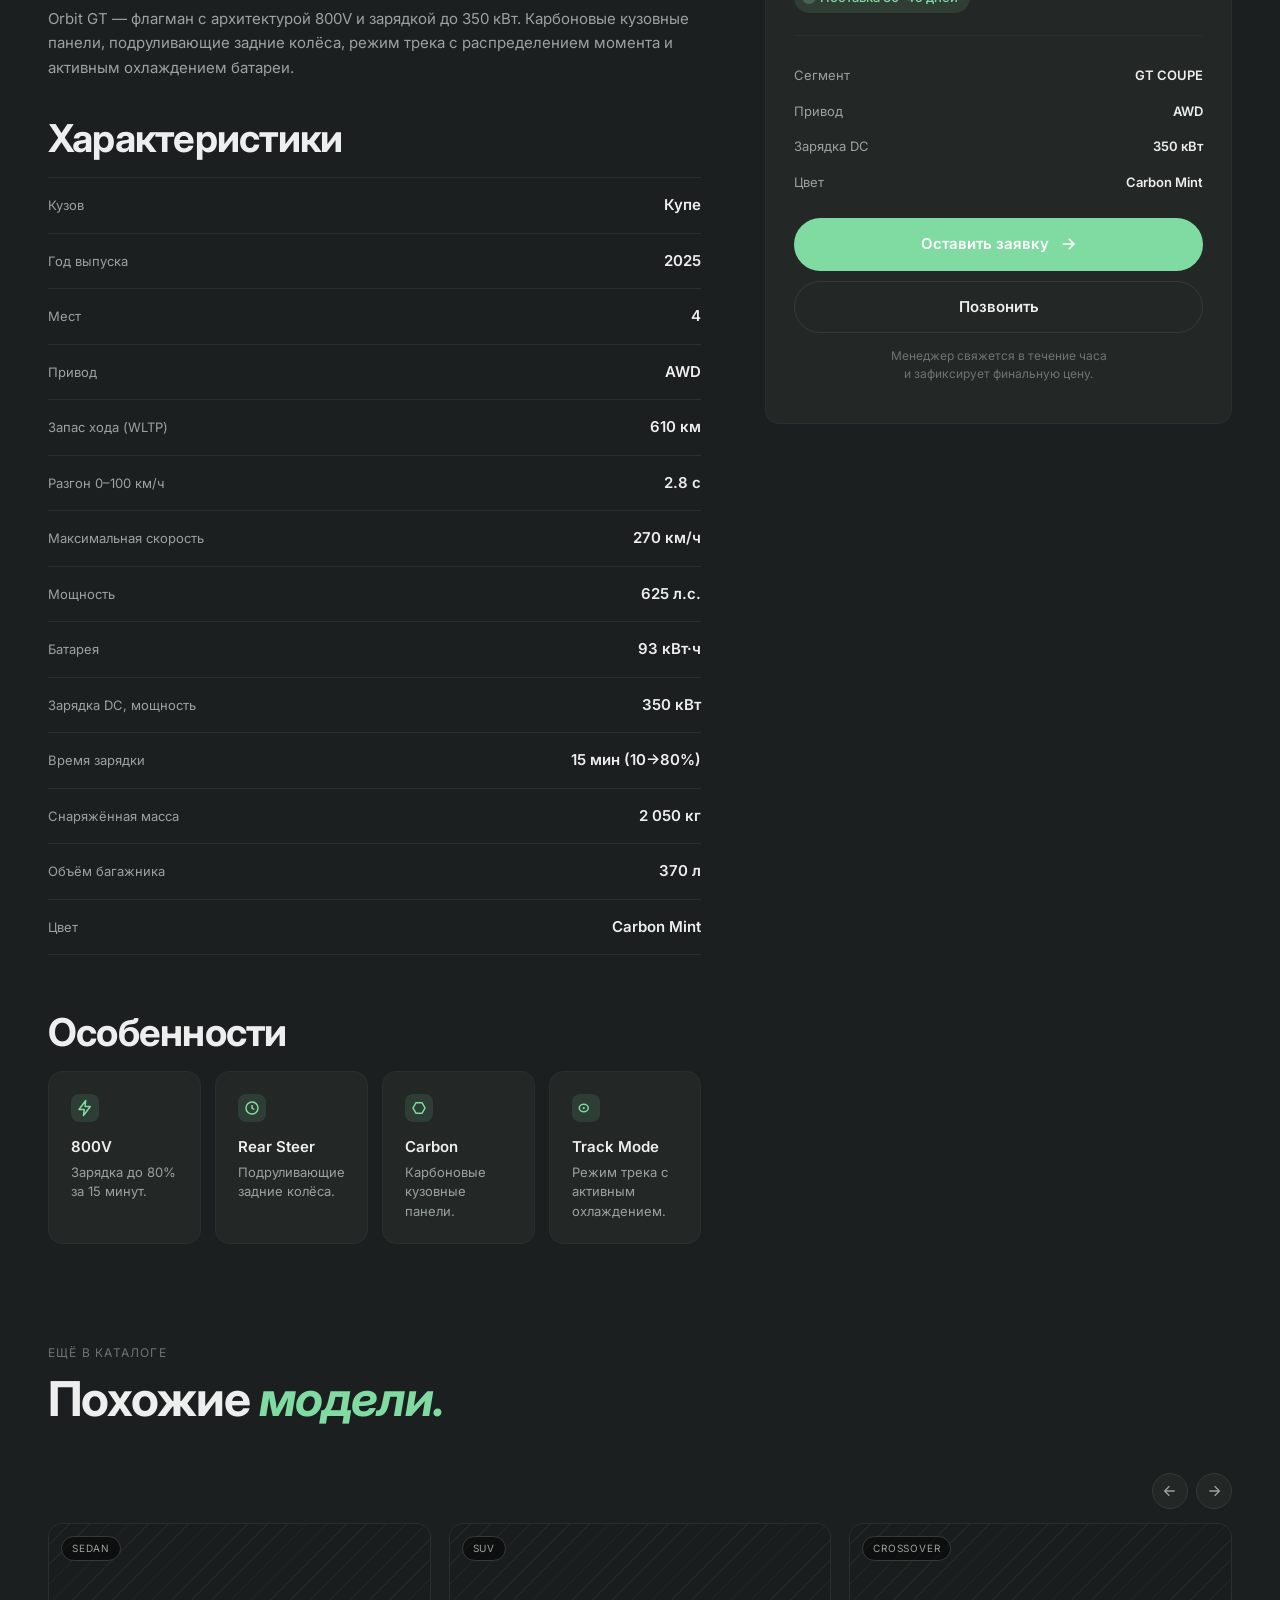
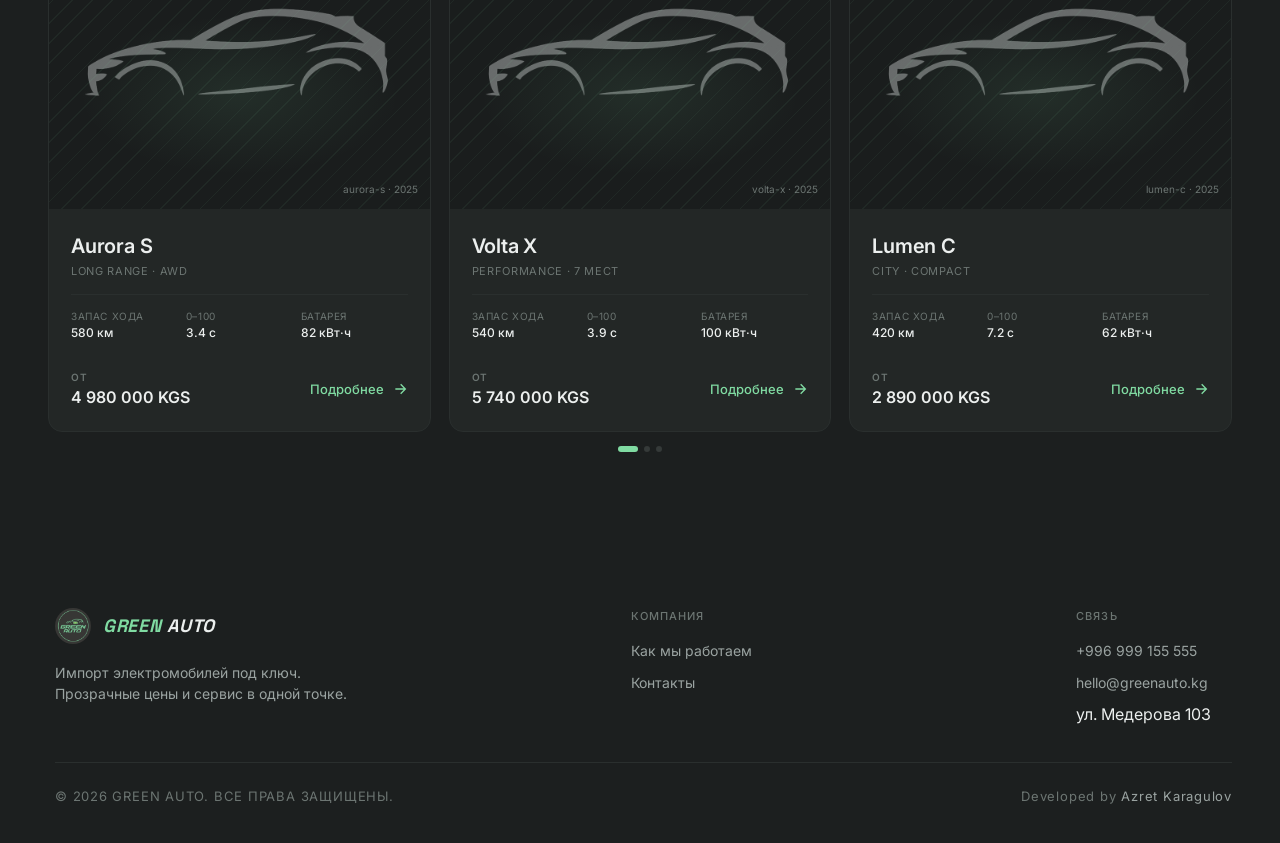
<file: orbit-gt.html>
<!doctype html>
<html lang="ru">
<head>
<meta charset="utf-8" />
<meta name="viewport" content="width=device-width, initial-scale=1" />
<title>Orbit GT — Green Auto</title>
<link rel="preconnect" href="https://fonts.googleapis.com" />
<link rel="preconnect" href="https://fonts.gstatic.com" crossorigin />
<link href="https://fonts.googleapis.com/css2?family=Inter:wght@400;500;600;700;800&family=Space+Grotesk:wght@700&display=swap" rel="stylesheet" />
<link rel="stylesheet" href="./styles.css" />
</head>
<body>

<header class="nav">
  <div class="container nav-inner">
    <a href="index.html" class="brand">
      <img src="./imgs/logo.png" alt="Green Auto" style="width:38px;height:38px;border-radius:50%;object-fit:cover;" />
      <span class="brand-name"><span>GREEN</span> AUTO</span>
    </a>
    <nav class="nav-links">
      <a href="index.html#cars">Каталог</a>
      <a href="index.html#how">Как это работает</a>
      <a href="index.html#contact">Контакты</a>
      <a href="index.html#contact" class="nav-cta">Оставить заявку</a>
    </nav>
  </div>
</header>

<div class="container crumb">
  <a href="index.html">Главная</a>
  <span class="sep">/</span>
  <a href="index.html#cars">Каталог</a>
  <span class="sep">/</span>
  <span style="color:var(--text);">Orbit GT</span>
</div>

<section class="car-hero">
  <div class="container">

    <div class="car-hero-head">
      <div>
        <div class="meta">
          <span class="chip green">GT COUPE</span>
          <span class="chip">DUAL MOTOR · 800V</span>
          <span class="chip">2025</span>
        </div>
        <h1>Orbit <span class="accent">GT</span></h1>
      </div>
      <div class="price-block">
        <div class="lbl">Цена под заказ, от</div>
        <div class="val">7 220 000 KGS</div>
        <div class="term">Срок поставки 30–45 дней</div>
      </div>
    </div>

    <div class="car-stage" id="mainStage">
      <div class="placeholder-stripes" style="position:absolute;inset:0;"></div>
      <img src="./imgs/car_bg.png" alt="Автомобиль" style="position:absolute;inset:0;width:100%;height:100%;object-fit:cover;mix-blend-mode:luminosity;opacity:0.55;" />
      <div class="stage-meter">
        <div class="item">
          <div class="k">Battery</div>
          <div class="v">93 <span>кВт·ч</span></div>
        </div>
        <div class="item">
          <div class="k">Range</div>
          <div class="v">610 <span>км</span></div>
        </div>
        <div class="item">
          <div class="k">0–100</div>
          <div class="v">2.8 <span>с</span></div>
        </div>
      </div>
      <div class="label" id="stageLabel">orbit-gt · main view</div>
    </div>

    <div class="thumb-row">
      <button class="detail-thumb active" data-view="3/4 front">
        <div class="placeholder-stripes"></div>
        <span class="lbl">3/4 front</span>
      </button>
      <button class="detail-thumb" data-view="side">
        <div class="placeholder-stripes"></div>
        <span class="lbl">side</span>
      </button>
      <button class="detail-thumb" data-view="rear">
        <div class="placeholder-stripes"></div>
        <span class="lbl">rear</span>
      </button>
      <button class="detail-thumb" data-view="interior">
        <div class="placeholder-stripes"></div>
        <span class="lbl">interior</span>
      </button>
    </div>

    <div class="key-stats">
      <div class="cell">
        <div class="k">Запас хода</div>
        <div class="v">610<span>км</span></div>
      </div>
      <div class="cell">
        <div class="k">Разгон 0–100</div>
        <div class="v">2.8<span>с</span></div>
      </div>
      <div class="cell">
        <div class="k">Батарея</div>
        <div class="v">93<span>кВт·ч</span></div>
      </div>
      <div class="cell">
        <div class="k">Мощность</div>
        <div class="v">625<span>л.с.</span></div>
      </div>
    </div>

  </div>
</section>

<section class="car-content">
  <div class="container car-content-grid">
    <div>
      <h2>О <span class="accent">Orbit GT.</span></h2>
      <p class="lead">Электрическое купе на платформе 800V. Карбоновый кузов, подруливающие задние колёса и ультрабыстрая зарядка.</p>
      <p style="color:var(--text-muted);font-size:15px;line-height:1.65;margin:0 0 36px;">Orbit GT — флагман с архитектурой 800V и зарядкой до 350 кВт. Карбоновые кузовные панели, подруливающие задние колёса, режим трека с распределением момента и активным охлаждением батареи.</p>

      <h2 style="margin-top:8px;">Характеристики</h2>
      <div class="specs-long">
        
        <div class="row">
          <span class="k">Кузов</span>
          <span class="v">Купе</span>
        </div>
        <div class="row">
          <span class="k">Год выпуска</span>
          <span class="v">2025</span>
        </div>
        <div class="row">
          <span class="k">Мест</span>
          <span class="v">4</span>
        </div>
        <div class="row">
          <span class="k">Привод</span>
          <span class="v">AWD</span>
        </div>
        <div class="row">
          <span class="k">Запас хода (WLTP)</span>
          <span class="v">610 км</span>
        </div>
        <div class="row">
          <span class="k">Разгон 0–100 км/ч</span>
          <span class="v">2.8 с</span>
        </div>
        <div class="row">
          <span class="k">Максимальная скорость</span>
          <span class="v">270 км/ч</span>
        </div>
        <div class="row">
          <span class="k">Мощность</span>
          <span class="v">625 л.с.</span>
        </div>
        <div class="row">
          <span class="k">Батарея</span>
          <span class="v">93 кВт·ч</span>
        </div>
        <div class="row">
          <span class="k">Зарядка DC, мощность</span>
          <span class="v">350 кВт</span>
        </div>
        <div class="row">
          <span class="k">Время зарядки</span>
          <span class="v">15 мин (10→80%)</span>
        </div>
        <div class="row">
          <span class="k">Снаряжённая масса</span>
          <span class="v">2 050 кг</span>
        </div>
        <div class="row">
          <span class="k">Объём багажника</span>
          <span class="v">370 л</span>
        </div>
        <div class="row">
          <span class="k">Цвет</span>
          <span class="v">Carbon Mint</span>
        </div>
      </div>

      <h2 style="margin-top:56px;">Особенности</h2>
      <div class="detail-features" style="margin-top:18px;">
        
        <div class="feature">
          <div class="ico">
            <svg width="18" height="18" viewBox="0 0 24 24" fill="none"><path d="M13 2L4 14h7l-1 8 9-12h-7l1-8z" stroke="currentColor" stroke-width="2" fill="none" stroke-linejoin="round"/></svg>
          </div>
          <h4>800V</h4>
          <p>Зарядка до 80% за 15 минут.</p>
        </div>
        <div class="feature">
          <div class="ico">
            <svg width="18" height="18" viewBox="0 0 24 24" fill="none"><circle cx="12" cy="12" r="8" stroke="currentColor" stroke-width="2" fill="none"/><path d="M12 8v4l3 2" stroke="currentColor" stroke-width="2"/></svg>
          </div>
          <h4>Rear Steer</h4>
          <p>Подруливающие задние колёса.</p>
        </div>
        <div class="feature">
          <div class="ico">
            <svg width="18" height="18" viewBox="0 0 24 24" fill="none"><path d="M4 12l4-7h8l4 7-4 7H8z" stroke="currentColor" stroke-width="2" fill="none"/></svg>
          </div>
          <h4>Carbon</h4>
          <p>Карбоновые кузовные панели.</p>
        </div>
        <div class="feature">
          <div class="ico">
            <svg width="18" height="18" viewBox="0 0 24 24" fill="none"><path d="M3 12c0-3 3-5 6-5s6 2 6 5-3 5-6 5-6-2-6-5z" stroke="currentColor" stroke-width="2" fill="none"/><circle cx="9" cy="12" r="1.5" fill="currentColor"/></svg>
          </div>
          <h4>Track Mode</h4>
          <p>Режим трека с активным охлаждением.</p>
        </div>
      </div>
    </div>

    <aside>
      <div class="order-card">
        <div class="lbl">Цена под заказ</div>
        <div class="price"><span class="from">от</span>7 220 000 KGS</div>
        <div class="term"><span class="pulse"></span>Поставка 30–45 дней</div>

        <div class="divider"></div>

        <div class="mini-row"><span class="k">Сегмент</span><span class="v">GT COUPE</span></div>
        <div class="mini-row"><span class="k">Привод</span><span class="v">AWD</span></div>
        <div class="mini-row"><span class="k">Зарядка DC</span><span class="v">350 кВт</span></div>
        <div class="mini-row"><span class="k">Цвет</span><span class="v">Carbon Mint</span></div>

        <div class="actions">
          <a href="index.html#contact" class="btn btn-primary">
            Оставить заявку
            <svg class="arrow" viewBox="0 0 24 24" fill="none" stroke="currentColor" stroke-width="2"><path d="M5 12h14M13 5l7 7-7 7"/></svg>
          </a>
          <a href="tel:+996999155555" class="btn btn-ghost">Позвонить</a>
        </div>

        <p class="note">Менеджер свяжется в течение часа<br/>и зафиксирует финальную цену.</p>
      </div>
    </aside>
  </div>
</section>

<section class="related">
  <div class="container">
    <div class="section-head">
      <div>
        <div class="kicker">ещё в каталоге</div>
        <h2>Похожие <span class="accent">модели.</span></h2>
      </div>
    </div>
    <div class="cars-grid">
      
      <a href="aurora-s.html" class="car-card">
        <div class="car-media">
          <div class="placeholder-stripes"></div>
          <img src="./imgs/car_bg.png" alt="Автомобиль" style="position:absolute;inset:0;width:100%;height:100%;object-fit:cover;mix-blend-mode:luminosity;opacity:0.55;" />
          <span class="badge">SEDAN</span>
          <span class="label">aurora-s · 2025</span>
        </div>
        <div class="car-body">
          <div class="car-title-row">
            <div>
              <div class="car-title">Aurora S</div>
              <div class="car-sub">LONG RANGE · AWD</div>
            </div>
          </div>
          <div class="car-specs">
            <div><div class="k">Запас хода</div><div class="v">580 км</div></div>
            <div><div class="k">0–100</div><div class="v">3.4 с</div></div>
            <div><div class="k">Батарея</div><div class="v">82 кВт·ч</div></div>
          </div>
          <div class="car-foot">
            <div class="car-price"><span class="from">от</span>4 980 000 KGS</div>
            <span class="car-link">Подробнее
              <svg width="16" height="16" viewBox="0 0 24 24" fill="none" stroke="currentColor" stroke-width="2"><path d="M5 12h14M13 5l7 7-7 7"/></svg>
            </span>
          </div>
        </div>
      </a>
      <a href="volta-x.html" class="car-card">
        <div class="car-media">
          <div class="placeholder-stripes"></div>
          <img src="./imgs/car_bg.png" alt="Автомобиль" style="position:absolute;inset:0;width:100%;height:100%;object-fit:cover;mix-blend-mode:luminosity;opacity:0.55;" />
          <span class="badge">SUV</span>
          <span class="label">volta-x · 2025</span>
        </div>
        <div class="car-body">
          <div class="car-title-row">
            <div>
              <div class="car-title">Volta X</div>
              <div class="car-sub">PERFORMANCE · 7 МЕСТ</div>
            </div>
          </div>
          <div class="car-specs">
            <div><div class="k">Запас хода</div><div class="v">540 км</div></div>
            <div><div class="k">0–100</div><div class="v">3.9 с</div></div>
            <div><div class="k">Батарея</div><div class="v">100 кВт·ч</div></div>
          </div>
          <div class="car-foot">
            <div class="car-price"><span class="from">от</span>5 740 000 KGS</div>
            <span class="car-link">Подробнее
              <svg width="16" height="16" viewBox="0 0 24 24" fill="none" stroke="currentColor" stroke-width="2"><path d="M5 12h14M13 5l7 7-7 7"/></svg>
            </span>
          </div>
        </div>
      </a>
      <a href="lumen-c.html" class="car-card">
        <div class="car-media">
          <div class="placeholder-stripes"></div>
          <img src="./imgs/car_bg.png" alt="Автомобиль" style="position:absolute;inset:0;width:100%;height:100%;object-fit:cover;mix-blend-mode:luminosity;opacity:0.55;" />
          <span class="badge">CROSSOVER</span>
          <span class="label">lumen-c · 2025</span>
        </div>
        <div class="car-body">
          <div class="car-title-row">
            <div>
              <div class="car-title">Lumen C</div>
              <div class="car-sub">CITY · COMPACT</div>
            </div>
          </div>
          <div class="car-specs">
            <div><div class="k">Запас хода</div><div class="v">420 км</div></div>
            <div><div class="k">0–100</div><div class="v">7.2 с</div></div>
            <div><div class="k">Батарея</div><div class="v">62 кВт·ч</div></div>
          </div>
          <div class="car-foot">
            <div class="car-price"><span class="from">от</span>2 890 000 KGS</div>
            <span class="car-link">Подробнее
              <svg width="16" height="16" viewBox="0 0 24 24" fill="none" stroke="currentColor" stroke-width="2"><path d="M5 12h14M13 5l7 7-7 7"/></svg>
            </span>
          </div>
        </div>
      </a>
    </div>
  </div>
</section>

<footer class="footer">
  <div class="container">
    <div class="footer-grid">
      <div>
        <a href="index.html" class="brand">
          <img src="./imgs/logo.png" alt="Green Auto" style="width:36px;height:36px;border-radius:50%;object-fit:cover;" />
          <span class="brand-name"><span>GREEN</span> AUTO</span>
        </a>
        <p class="footer-tag">Импорт электромобилей под ключ. Прозрачные цены и сервис в одной точке.</p>
      </div>
      <div>
        <h4>Компания</h4>
        <ul>
          <li><a href="index.html#how">Как мы работаем</a></li>
          <li><a href="index.html#contact">Контакты</a></li>
        </ul>
      </div>
      <div>
        <h4>Связь</h4>
        <ul>
          <li><a href="tel:+996999155555">+996 999 155 555</a></li>
          <li><a href="mailto:hello@greenauto.kg">hello@greenauto.kg</a></li>
          <li>ул. Медерова 103</li>
        </ul>
      </div>
    </div>
    <div class="footer-bottom">
      <span>© 2026 GREEN AUTO. ВСЕ ПРАВА ЗАЩИЩЕНЫ.</span>
      <span>Developed by <a href="https://t.me/azret_ka" target="_blank" style="color:var(--text-muted);text-decoration:none;transition:color .15s;" onmouseover="this.style.color='var(--accent)'" onmouseout="this.style.color='var(--text-muted)'">Azret Karagulov</a></span>
    </div>
  </div>
</footer>

<script>
  const thumbs = document.querySelectorAll('.detail-thumb');
  const stageLabel = document.getElementById('stageLabel');
  thumbs.forEach(t => {
    t.addEventListener('click', () => {
      thumbs.forEach(x => x.classList.remove('active'));
      t.classList.add('active');
      stageLabel.textContent = 'orbit-gt · ' + t.dataset.view;
    });
  });
</script>

<script src="./script.js"></script>
</body>
</html>
</file>
<file: styles.css>
/* Green Auto — design tokens & base styles */
:root {
  --bg: #1c1f1f;
  --bg-elev: #232726;
  --bg-elev-2: #2b302f;
  --line: #353a39;
  --line-soft: #2a2f2e;
  --text: #ecefee;
  --text-muted: #9aa3a1;
  --text-dim: #6c7572;
  --accent: oklch(0.82 0.12 155);
  /* mint green from logo */
  --accent-strong: oklch(0.74 0.16 152);
  --accent-soft: oklch(0.82 0.12 155 / 0.12);
  --radius: 14px;
  --radius-sm: 8px;
  --maxw: 1240px;
}

* {
  box-sizing: border-box;
}

html,
body {
  margin: 0;
  padding: 0;
}

html {
  scroll-behavior: smooth;
}

body {
  background: var(--bg);
  color: var(--text);
  font-family: "Inter", ui-sans-serif, system-ui, -apple-system, "Helvetica Neue", Arial, sans-serif;
  font-size: 16px;
  line-height: 1.5;
  -webkit-font-smoothing: antialiased;
  text-rendering: optimizeLegibility;
}

img {
  max-width: 100%;
  display: block;
}

a {
  color: inherit;
  text-decoration: none;
}

button {
  font: inherit;
  cursor: pointer;
  border: none;
  background: none;
  color: inherit;
}

.mono {
  font-family: "Inter", ui-sans-serif, system-ui, sans-serif;
  letter-spacing: 0.06em;
}

.container {
  max-width: var(--maxw);
  margin: 0 auto;
  padding: 0 28px;
}

/* ---------- NAV ---------- */
.nav {
  position: sticky;
  top: 0;
  z-index: 50;
  background: color-mix(in oklab, var(--bg) 85%, transparent);
  backdrop-filter: blur(14px);
  -webkit-backdrop-filter: blur(14px);
  border-bottom: 1px solid var(--line-soft);
}

.nav-inner {
  display: flex;
  align-items: center;
  justify-content: space-between;
  height: 72px;
}

.brand {
  display: inline-flex;
  align-items: center;
  gap: 12px;
}

.brand-mark {
  width: 36px;
  height: 36px;
  border-radius: 50%;
  background: #1c1f1f;
  border: 1.5px solid var(--accent);
  display: grid;
  place-items: center;
  position: relative;
}

.brand-mark::after {
  content: "";
  width: 14px;
  height: 8px;
  border-radius: 2px;
  background: linear-gradient(90deg, var(--accent-strong), var(--accent));
}

.brand-name {
  font-family: "Space Grotesk", "Inter", sans-serif;
  font-weight: 700;
  letter-spacing: 0.04em;
  font-style: italic;
  font-size: 18px;
}

.brand-name span {
  color: var(--accent);
}

.nav-links {
  display: flex;
  gap: 28px;
  align-items: center;
}

.nav-links a {
  color: var(--text-muted);
  font-size: 14px;
  transition: color .15s ease;
}

.nav-links a:hover {
  color: var(--text);
}

.nav-cta {
  padding: 10px 18px;
  border-radius: 999px;
  background: var(--accent);
  color: #ffffff;
  font-weight: 600;
  font-size: 14px;
  transition: transform .15s ease, background .15s ease;
}

.nav-cta:hover {
  background: var(--accent-strong);
}

.nav-links a.nav-cta {
  color: #ffffff;
}

/* ---------- BUTTONS ---------- */
.btn {
  display: inline-flex;
  align-items: center;
  gap: 10px;
  padding: 14px 22px;
  border-radius: 999px;
  font-weight: 600;
  font-size: 15px;
  transition: transform .15s ease, background .15s ease, border-color .15s ease;
  border: 1px solid transparent;
}

.btn-primary {
  background: var(--accent);
  color: #ffffff;
}

.btn-primary:hover {
  background: var(--accent-strong);
}

.btn-ghost {
  border-color: var(--line);
  color: var(--text);
}

.btn-ghost:hover {
  border-color: var(--accent);
  color: var(--accent);
}

.btn .arrow {
  width: 18px;
  height: 18px;
  transition: transform .2s ease;
}

.btn:hover .arrow {
  transform: translateX(3px);
}

/* ---------- HERO ---------- */
.hero {
  position: relative;
  padding: 80px 0 100px;
  overflow: hidden;
}

.hero-grid {
  display: grid;
  grid-template-columns: 1.1fr 0.9fr;
  gap: 60px;
  align-items: center;
}

.hero-eyebrow {
  display: inline-flex;
  align-items: center;
  gap: 10px;
  padding: 6px 12px;
  border-radius: 999px;
  border: 1px solid var(--line);
  font-size: 12px;
  letter-spacing: 0.08em;
  color: var(--text-muted);
  text-transform: uppercase;
}

.hero-eyebrow .dot {
  width: 6px;
  height: 6px;
  border-radius: 50%;
  background: var(--accent);
  box-shadow: 0 0 0 4px color-mix(in oklab, var(--accent) 25%, transparent);
}

.hero h1 {
  margin: 22px 0 22px;
  font-size: clamp(44px, 6vw, 76px);
  line-height: 1.02;
  font-weight: 700;
  letter-spacing: -0.02em;
}

.hero h1 .accent {
  font-style: italic;
  color: var(--accent);
}

.hero-sub {
  font-size: 18px;
  color: var(--text-muted);
  max-width: 480px;
  margin-bottom: 36px;
}

.hero-actions {
  display: flex;
  gap: 14px;
  flex-wrap: wrap;
}

.hero-stats {
  margin-top: 56px;
  display: grid;
  grid-template-columns: repeat(3, 1fr);
  gap: 0;
  border-top: 1px solid var(--line-soft);
  padding-top: 28px;
  max-width: 520px;
}

.stat-num {
  font-size: 32px;
  font-weight: 600;
  letter-spacing: -0.02em;
}

.stat-num span {
  color: var(--accent);
}

.stat-label {
  font-size: 12px;
  color: var(--text-dim);
  text-transform: uppercase;
  letter-spacing: 0.08em;
  margin-top: 4px;
}

/* hero visual */
.hero-visual {
  position: relative;
  aspect-ratio: 4 / 5;
  border-radius: 24px;
  background:
    radial-gradient(120% 80% at 100% 0%, color-mix(in oklab, var(--accent) 18%, transparent), transparent 60%),
    linear-gradient(180deg, #262b2a 0%, #1a1d1d 100%);
  border: 1px solid var(--line);
  overflow: hidden;
}

.hero-visual .placeholder-stripes {
  position: absolute;
  inset: 0;
}

.hero-visual .label {
  position: absolute;
  left: 22px;
  bottom: 22px;
  font-family: "Inter", sans-serif;
  font-size: 12px;
  color: var(--text-dim);
  letter-spacing: 0.06em;
}

.hero-visual .meter {
  position: absolute;
  top: 22px;
  left: 22px;
  display: flex;
  align-items: center;
  gap: 10px;
  padding: 10px 14px;
  background: color-mix(in oklab, #000 35%, transparent);
  border: 1px solid var(--line);
  border-radius: 999px;
  font-family: "Inter", sans-serif;
  font-size: 12px;
  color: var(--text);
}

.hero-visual .meter .bar {
  width: 48px;
  height: 6px;
  border-radius: 2px;
  background: var(--line);
  overflow: hidden;
  position: relative;
}

.hero-visual .meter .bar::after {
  content: "";
  position: absolute;
  inset: 0;
  background: linear-gradient(90deg, var(--accent-strong), var(--accent));
  width: 78%;
}

.hero-visual .badge {
  position: absolute;
  right: 22px;
  bottom: 22px;
  width: 96px;
  height: 96px;
  border-radius: 50%;
  border: 1px solid var(--accent);
  display: grid;
  place-items: center;
  font-family: "Inter", sans-serif;
  font-size: 10px;
  color: var(--accent);
  letter-spacing: 0.08em;
  text-align: center;
  background: color-mix(in oklab, #000 30%, transparent);
}

/* placeholder stripes (used in cards too) */
.placeholder-stripes {
  background-image: repeating-linear-gradient(135deg,
      color-mix(in oklab, var(--accent) 6%, transparent) 0 1px,
      transparent 1px 14px);
}

.placeholder-stripes::before {
  content: "";
  position: absolute;
  inset: 0;
  background: radial-gradient(60% 40% at 50% 60%, color-mix(in oklab, var(--accent) 9%, transparent), transparent 70%);
  pointer-events: none;
}

/* ---------- SECTION ---------- */
section {
  padding: 96px 0;
}

.section-head {
  display: flex;
  align-items: end;
  justify-content: space-between;
  gap: 24px;
  margin-bottom: 48px;
}

.section-head h2 {
  margin: 0;
  font-size: clamp(32px, 4vw, 48px);
  font-weight: 700;
  letter-spacing: -0.02em;
  line-height: 1.05;
}

.section-head h2 .accent {
  color: var(--accent);
  font-style: italic;
}

.section-head .kicker {
  font-family: "Inter", sans-serif;
  font-size: 12px;
  color: var(--text-dim);
  text-transform: uppercase;
  letter-spacing: 0.1em;
  margin-bottom: 12px;
}

.section-head .right {
  font-size: 14px;
  color: var(--text-muted);
  max-width: 360px;
  text-align: right;
}

/* ---------- HOW IT WORKS ---------- */
.steps {
  display: grid;
  grid-template-columns: repeat(3, 1fr);
  gap: 18px;
}

.step {
  padding: 28px;
  border-radius: var(--radius);
  border: 1px solid var(--line-soft);
  background: var(--bg-elev);
  position: relative;
  min-height: 200px;
}

.step .num {
  font-family: "Inter", sans-serif;
  font-size: 11px;
  color: var(--accent);
  letter-spacing: 0.1em;
}

.step h3 {
  margin: 14px 0 8px;
  font-size: 22px;
  font-weight: 600;
  letter-spacing: -0.01em;
}

.step p {
  margin: 0;
  color: var(--text-muted);
  font-size: 14px;
}

/* ---------- CARS GRID ---------- */
.cars-grid {
  display: grid;
  grid-template-columns: repeat(4, 1fr);
  gap: 18px;
}

.car-card {
  display: flex;
  flex-direction: column;
  border-radius: var(--radius);
  border: 1px solid var(--line-soft);
  background: var(--bg-elev);
  overflow: hidden;
  transition: transform .25s ease, border-color .25s ease, background .25s ease;
}

.car-card:hover {
  transform: translateY(-4px);
  border-color: var(--accent);
  background: var(--bg-elev-2);
}

.car-media {
  position: relative;
  aspect-ratio: 4 / 3;
  background: #1a1d1d;
  overflow: hidden;
}

.car-media .placeholder-stripes {
  position: absolute;
  inset: 0;
}

.car-media .badge {
  position: absolute;
  top: 12px;
  left: 12px;
  padding: 4px 10px;
  border-radius: 999px;
  background: color-mix(in oklab, #000 50%, transparent);
  border: 1px solid var(--line);
  font-family: "Inter", sans-serif;
  font-size: 10px;
  color: var(--text-muted);
  letter-spacing: 0.08em;
}

.car-media .label {
  position: absolute;
  right: 12px;
  bottom: 12px;
  font-family: "Inter", sans-serif;
  font-size: 10px;
  color: var(--text-dim);
}

.car-body {
  padding: 22px;
  display: flex;
  flex-direction: column;
  gap: 14px;
  flex: 1;
}

.car-title-row {
  display: flex;
  align-items: baseline;
  justify-content: space-between;
  gap: 12px;
}

.car-title {
  font-size: 20px;
  font-weight: 600;
  letter-spacing: -0.01em;
}

.car-sub {
  font-family: "Inter", sans-serif;
  font-size: 11px;
  color: var(--text-dim);
  letter-spacing: 0.06em;
  margin-top: 2px;
}

.car-specs {
  display: grid;
  grid-template-columns: repeat(3, 1fr);
  gap: 4px 8px;
  border-top: 1px solid var(--line-soft);
  padding-top: 14px;
  font-size: 12px;
}

.car-specs .k {
  color: var(--text-dim);
  font-family: "Inter", sans-serif;
  font-size: 10px;
  text-transform: uppercase;
  letter-spacing: 0.06em;
}

.car-specs .v {
  color: var(--text);
  font-weight: 500;
}

.car-foot {
  display: flex;
  align-items: center;
  justify-content: space-between;
  margin-top: auto;
  padding-top: 14px;
}

.car-price {
  font-size: 16px;
  font-weight: 600;
}

.car-price .from {
  font-family: "Inter", sans-serif;
  font-size: 10px;
  color: var(--text-dim);
  letter-spacing: 0.08em;
  text-transform: uppercase;
  display: block;
}

.car-link {
  display: inline-flex;
  align-items: center;
  gap: 8px;
  font-size: 13px;
  color: var(--accent);
  font-weight: 500;
}

.car-link svg {
  transition: transform .2s ease;
}

.car-card:hover .car-link svg {
  transform: translateX(3px);
}

/* ---------- CTA / CONTACT ---------- */
.contact {
  border-top: 1px solid var(--line-soft);
  border-bottom: 1px solid var(--line-soft);
  background: var(--bg-elev);
}

.contact-grid {
  display: grid;
  grid-template-columns: 1fr 1fr;
  gap: 60px;
  align-items: flex-start;
}

.contact h2 {
  font-size: clamp(32px, 4vw, 48px);
  margin: 0 0 16px;
  line-height: 1.05;
  letter-spacing: -0.02em;
}

.contact h2 .accent {
  color: var(--accent);
  font-style: italic;
}

.contact p {
  color: var(--text-muted);
  max-width: 420px;
}

.contact-form {
  display: grid;
  gap: 12px;
}

.contact-form .row {
  display: grid;
  grid-template-columns: 1fr 1fr;
  gap: 12px;
}

.field {
  display: flex;
  flex-direction: column;
  gap: 6px;
}

.field label {
  font-family: "Inter", sans-serif;
  font-size: 10px;
  color: var(--text-dim);
  text-transform: uppercase;
  letter-spacing: 0.08em;
}

.field input,
.field select,
.field textarea {
  background: var(--bg);
  border: 1px solid var(--line);
  color: var(--text);
  padding: 14px 16px;
  border-radius: var(--radius-sm);
  font: inherit;
  font-size: 15px;
  outline: none;
  transition: border-color .15s ease;
}

.field select {
  padding-right: 36px;
  appearance: none;
  -webkit-appearance: none;
  color: var(--text-muted);
  background-image: url("data:image/svg+xml,%3Csvg xmlns='http://www.w3.org/2000/svg' width='18' height='18' viewBox='0 0 24 24' fill='none' stroke='%23888' stroke-width='2'%3E%3Cpath d='M6 9l6 6 6-6'/%3E%3C/svg%3E");
  background-repeat: no-repeat;
  background-position: right 16px center;
}

.field select:focus {
  color: var(--text);
  background-image: url("data:image/svg+xml,%3Csvg xmlns='http://www.w3.org/2000/svg' width='18' height='18' viewBox='0 0 24 24' fill='none' stroke='%23ffffff' stroke-width='2'%3E%3Cpath d='M6 9l6 6 6-6'/%3E%3C/svg%3E");
}

.field input:focus,
.field select:focus,
.field textarea:focus {
  border-color: var(--accent);

}

.field textarea {
  min-height: 170px;
}

.contact-form .submit {
  margin-top: 6px;
  justify-self: start;
}

/* ---------- FOOTER ---------- */
.footer {
  padding: 56px 0 36px;
}

.footer .container {
  padding-left: 35px;
}

.footer-grid {
  display: grid;
  grid-template-columns: 2fr 1.5fr 0.6fr;
  gap: 56px;
  padding-bottom: 36px;
  border-bottom: 1px solid var(--line-soft);
}

.footer h4 {
  font-family: "Inter", sans-serif;
  font-size: 11px;
  color: var(--text-dim);
  text-transform: uppercase;
  letter-spacing: 0.1em;
  margin: 0 0 14px;
  font-weight: 500;
}

.footer ul {
  list-style: none;
  padding: 0;
  margin: 0;
  display: grid;
  gap: 8px;
}

.footer ul a {
  color: var(--text-muted);
  font-size: 14px;
}

.footer ul a:hover {
  color: var(--accent);
}

.footer-tag {
  color: var(--text-muted);
  font-size: 14px;
  max-width: 320px;
  margin-top: 12px;
}

.footer-bottom {
  display: flex;
  justify-content: space-between;
  align-items: center;
  padding-top: 24px;
  font-family: "Inter", sans-serif;
  font-size: 13px;
  color: var(--text-dim);
  letter-spacing: 0.06em;
}

/* ---------- CAR DETAIL PAGE (v2) ---------- */
.crumb {
  font-family: "Inter", sans-serif;
  font-size: 11px;
  color: var(--text-dim);
  letter-spacing: 0.08em;
  text-transform: uppercase;
  padding: 28px 0 0;
}

/* Big hero stage for the car page */
.car-hero {
  padding: 32px 0 48px;
}

.car-hero-head {
  display: flex;
  justify-content: space-between;
  align-items: flex-end;
  gap: 24px;
  padding-bottom: 24px;
  border-bottom: 1px solid var(--line-soft);
  margin-bottom: 28px;
}

.car-hero-head .meta {
  display: flex;
  gap: 10px;
  flex-wrap: wrap;
  margin-bottom: 14px;
}

.car-hero-head .chip {
  display: inline-flex;
  align-items: center;
  gap: 6px;
  padding: 5px 11px;
  border-radius: 999px;
  border: 1px solid var(--line);
  font-size: 11px;
  letter-spacing: 0.08em;
  text-transform: uppercase;
  color: var(--text-muted);
}

.car-hero-head .chip.green {
  border-color: var(--accent);
  color: var(--accent);
}

.car-hero-head h1 {
  margin: 0;
  font-size: clamp(40px, 6vw, 84px);
  line-height: 0.98;
  letter-spacing: -0.03em;
  font-weight: 700;
}

.car-hero-head h1 .accent {
  color: var(--accent);
  font-style: italic;
}

.car-hero-head .price-block {
  text-align: right;
  flex-shrink: 0;
}

.car-hero-head .price-block .lbl {
  font-size: 11px;
  color: var(--text-dim);
  letter-spacing: 0.08em;
  text-transform: uppercase;
}

.car-hero-head .price-block .val {
  font-size: 32px;
  font-weight: 700;
  letter-spacing: -0.02em;
  margin-top: 4px;
}

.car-hero-head .price-block .term {
  margin-top: 6px;
  font-size: 12px;
  color: var(--accent);
  letter-spacing: 0.06em;
}

.car-stage {
  position: relative;
  aspect-ratio: 16 / 9;
  border-radius: 22px;
  background:
    radial-gradient(80% 60% at 50% 100%, color-mix(in oklab, var(--accent) 22%, transparent), transparent 70%),
    linear-gradient(180deg, #232726 0%, #181b1b 100%);
  border: 1px solid var(--line);
  overflow: hidden;
}

.car-stage svg {
  width: 100%;
  height: 100%;
  display: block;
}

.car-stage .label {
  position: absolute;
  left: 22px;
  bottom: 22px;
  font-size: 11px;
  color: var(--text-dim);
  letter-spacing: 0.08em;
}

.car-stage .stage-meter {
  position: absolute;
  top: 22px;
  right: 22px;
  display: flex;
  gap: 18px;
  padding: 12px 16px;
  background: color-mix(in oklab, #000 35%, transparent);
  border: 1px solid var(--line);
  border-radius: 14px;
  backdrop-filter: blur(8px);
}

.car-stage .stage-meter .item .k {
  font-size: 10px;
  color: var(--text-dim);
  letter-spacing: 0.08em;
  text-transform: uppercase;
}

.car-stage .stage-meter .item .v {
  font-size: 16px;
  font-weight: 600;
  color: var(--text);
  margin-top: 2px;
}

.car-stage .stage-meter .item .v span {
  color: var(--accent);
}

.thumb-row {
  display: grid;
  grid-template-columns: repeat(4, 1fr);
  gap: 12px;
  margin-top: 14px;
}

.thumb-row .detail-thumb {
  aspect-ratio: 16/10;
}

/* Key numbers strip */
.key-stats {
  display: grid;
  grid-template-columns: repeat(4, 1fr);
  gap: 0;
  margin-top: 36px;
  border-top: 1px solid var(--line-soft);
  border-bottom: 1px solid var(--line-soft);
}

.key-stats .cell {
  padding: 24px 24px;
  border-right: 1px solid var(--line-soft);
}

.key-stats .cell:last-child {
  border-right: none;
}

.key-stats .cell .k {
  font-size: 11px;
  color: var(--text-dim);
  letter-spacing: 0.08em;
  text-transform: uppercase;
}

.key-stats .cell .v {
  font-size: 32px;
  font-weight: 700;
  letter-spacing: -0.02em;
  margin-top: 6px;
}

.key-stats .cell .v span {
  color: var(--accent);
  font-size: 18px;
  font-weight: 600;
  margin-left: 4px;
}

/* Two-col content section */
.car-content {
  padding: 80px 0 40px;
}

.car-content-grid {
  display: grid;
  grid-template-columns: 1.4fr 1fr;
  gap: 64px;
  align-items: start;
}

.car-content h2 {
  font-size: clamp(28px, 3vw, 40px);
  margin: 0 0 18px;
  letter-spacing: -0.02em;
  line-height: 1.1;
}

.car-content h2 .accent {
  color: var(--accent);
  font-style: italic;
}

.car-content .lead {
  font-size: 17px;
  color: var(--text-muted);
  line-height: 1.6;
  margin: 0 0 28px;
}

/* Detailed specs in long table */
.specs-long {
  border-top: 1px solid var(--line-soft);
}

.specs-long .row {
  display: flex;
  justify-content: space-between;
  align-items: baseline;
  padding: 16px 0;
  border-bottom: 1px solid var(--line-soft);
}

.specs-long .k {
  font-size: 13px;
  color: var(--text-muted);
}

.specs-long .v {
  font-size: 15px;
  font-weight: 600;
  color: var(--text);
  text-align: right;
}

/* Sticky order panel */
.order-card {
  position: sticky;
  top: 96px;
  padding: 28px;
  border-radius: var(--radius);
  background: var(--bg-elev);
  border: 1px solid var(--line-soft);
}

.order-card .lbl {
  font-size: 11px;
  color: var(--text-dim);
  letter-spacing: 0.08em;
  text-transform: uppercase;
}

.order-card .price {
  font-size: 36px;
  font-weight: 700;
  letter-spacing: -0.02em;
  margin-top: 6px;
}

.order-card .price .from {
  font-size: 14px;
  color: var(--text-muted);
  font-weight: 500;
  margin-right: 8px;
}

.order-card .term {
  display: inline-flex;
  align-items: center;
  gap: 8px;
  margin-top: 12px;
  padding: 6px 12px;
  border-radius: 999px;
  background: var(--accent-soft);
  color: var(--accent);
  font-size: 13px;
  font-weight: 500;
}

.order-card .term .pulse {
  width: 6px;
  height: 6px;
  border-radius: 50%;
  background: var(--accent);
  box-shadow: 0 0 0 4px color-mix(in oklab, var(--accent) 25%, transparent);
}

.order-card .divider {
  height: 1px;
  background: var(--line-soft);
  margin: 22px 0;
}

.order-card .mini-row {
  display: flex;
  justify-content: space-between;
  font-size: 13px;
  padding: 8px 0;
}

.order-card .mini-row .k {
  color: var(--text-muted);
}

.order-card .mini-row .v {
  font-weight: 600;
}

.order-card .actions {
  margin-top: 18px;
  display: grid;
  gap: 10px;
}

.order-card .actions .btn {
  width: 100%;
  justify-content: center;
}

.order-card .note {
  margin-top: 14px;
  font-size: 12px;
  color: var(--text-dim);
  text-align: center;
  line-height: 1.5;
}

/* Features (kept) */
.detail-media {
  position: relative;
  aspect-ratio: 4 / 3;
  border-radius: 18px;
  overflow: hidden;
  background: #1a1d1d;
  border: 1px solid var(--line);
}

.detail-media .placeholder-stripes {
  position: absolute;
  inset: 0;
}

.detail-media .label {
  position: absolute;
  left: 18px;
  bottom: 18px;
  font-size: 11px;
  color: var(--text-dim);
}

.detail-thumb {
  position: relative;
  aspect-ratio: 4 / 3;
  border-radius: 10px;
  background: var(--bg-elev);
  border: 1px solid var(--line-soft);
  overflow: hidden;
  cursor: pointer;
  transition: border-color .15s ease;
}

.detail-thumb.active {
  border-color: var(--accent);
}

.detail-thumb .placeholder-stripes {
  position: absolute;
  inset: 0;
}

.detail-thumb .lbl {
  position: absolute;
  left: 8px;
  bottom: 6px;
  font-size: 10px;
  color: var(--text-dim);
  letter-spacing: 0.06em;
}

.detail-features {
  margin-top: 56px;
  display: grid;
  grid-template-columns: repeat(4, 1fr);
  gap: 14px;
}

.feature {
  padding: 22px;
  border-radius: var(--radius);
  background: var(--bg-elev);
  border: 1px solid var(--line-soft);
}

.feature .ico {
  width: 28px;
  height: 28px;
  border-radius: 8px;
  background: var(--accent-soft);
  display: grid;
  place-items: center;
  margin-bottom: 14px;
  color: var(--accent);
}

.feature h4 {
  margin: 0 0 4px;
  font-size: 15px;
  font-family: "Inter", sans-serif;
  text-transform: none;
  letter-spacing: 0;
  color: var(--text);
  font-weight: 600;
}

.feature p {
  margin: 0;
  color: var(--text-muted);
  font-size: 13px;
}

/* ---------- RELATED ---------- */
.related {
  padding: 60px 0 100px;
}

.related .cars-grid {
  grid-template-columns: repeat(3, 1fr);
}

/* ---------- RESPONSIVE ---------- */
@media (max-width: 1080px) {
  .detail-features {
    grid-template-columns: repeat(2, 1fr);
  }

  .car-content-grid {
    grid-template-columns: 1fr;
    gap: 32px;
  }

  .order-card {
    position: static;
  }

  .key-stats {
    grid-template-columns: repeat(2, 1fr);
  }

  .key-stats .cell:nth-child(2) {
    border-right: none;
  }

  .key-stats .cell:nth-child(1),
  .key-stats .cell:nth-child(2) {
    border-bottom: 1px solid var(--line-soft);
  }

  .car-hero-head {
    flex-direction: column;
    align-items: flex-start;
  }

  .car-hero-head .price-block {
    text-align: left;
  }
}

/* ---------- SLIDER ---------- */
.slider-outer {
  position: relative;
}

.slider-viewport {
  overflow: hidden;
  padding: 4px;
  margin: -4px;
}

.slider-track {
  display: flex;
  flex-wrap: nowrap;
  gap: 18px;
  transition: transform .38s cubic-bezier(.4, 0, .2, 1);
  will-change: transform;
}

.slider-track .car-card {
  flex-shrink: 0;
  border-radius: var(--radius);
}

/* dots */
.slider-dots {
  display: flex;
  justify-content: center;
  gap: 6px;
  margin-top: 14px;
}

.slider-dots .dot {
  width: 6px;
  height: 6px;
  border-radius: 3px;
  background: var(--line);
  border: none;
  padding: 0;
  cursor: pointer;
  transition: background .2s, width .2s;
}

.slider-dots .dot.active {
  background: var(--accent);
  width: 20px;
}

/* arrows */
.slider-arrows {
  display: flex;
  justify-content: flex-end;
  gap: 8px;
  margin-bottom: 14px;
}

.slider-btn {
  width: 36px;
  height: 36px;
  border-radius: 50%;
  border: 1px solid var(--line);
  background: var(--bg-elev);
  color: var(--text-muted);
  display: grid;
  place-items: center;
  cursor: pointer;
  transition: border-color .15s, color .15s;
  flex-shrink: 0;
}

.slider-btn:hover {
  border-color: var(--accent);
  color: var(--accent);
}

.slider-btn:disabled {
  opacity: 1;
}

/* не блокируем — зацикливание */
.slider-btn svg {
  width: 16px;
  height: 16px;
}

@media (max-width: 840px) {
  .nav-links a:not(.nav-cta) {
    display: none;
  }

  .hero {
    padding: 40px 0 60px;
  }

  .hero-grid {
    grid-template-columns: 1fr;
    gap: 36px;
  }

  .hero-visual {
    aspect-ratio: 16/10;
  }

  .hero-stats {
    grid-template-columns: repeat(3, 1fr);
    max-width: 100%;
  }

  .hero-stats .stat-num {
    font-size: 24px;
  }

  section {
    padding: 64px 0;
  }

  .steps {
    grid-template-columns: 1fr;
  }

  .section-head {
    flex-direction: column;
    align-items: flex-start;
  }

  .section-head .right {
    text-align: left;
  }

  .contact-grid {
    grid-template-columns: 1fr;
    gap: 32px;
  }

  .footer .container {
    padding-left: 28px;
    padding-right: 28px;
  }

  .footer-grid {
    grid-template-columns: 1fr 1fr;
    gap: 28px;
  }

  .detail-grid {
    grid-template-columns: 1fr;
    gap: 28px;
  }

  .car-stage {
    aspect-ratio: 16/10;
  }

  .car-stage .stage-meter {
    padding: 8px 12px;
    gap: 12px;
    top: 12px;
    right: 12px;
  }

  .car-stage .stage-meter .item .v {
    font-size: 13px;
  }

  .car-stage .stage-meter .item .k {
    font-size: 9px;
  }

  .car-hero-head h1 {
    font-size: clamp(32px, 8vw, 52px);
  }

  .car-hero-head .price-block .val {
    font-size: 24px;
  }

  .car-hero-head .meta {
    gap: 6px;
  }

  .car-hero-head .chip {
    font-size: 10px;
    padding: 4px 9px;
  }

  .order-card .price {
    font-size: 28px;
  }
}

@media (max-width: 640px) {
  .container {
    padding: 0 18px;
  }

  .hero h1 {
    font-size: clamp(34px, 9vw, 50px);
  }

  .hero-sub {
    font-size: 16px;
  }

  .nav-inner {
    height: 60px;
  }

  .brand-name {
    font-size: 15px;
  }

  .car-stage {
    border-radius: 14px;
  }

  .car-stage .stage-meter {
    display: none;
  }

  .key-stats .cell {
    padding: 18px 16px;
  }

  .key-stats .cell .v {
    font-size: 24px;
  }

  .car-content {
    padding: 48px 0 24px;
  }

  .car-content h2 {
    font-size: 26px;
  }

  .related {
    padding: 40px 0 60px;
  }

  .footer {
    padding: 40px 0 28px;
  }

  .footer-bottom {
    font-size: 10px;
    flex-direction: column;
    gap: 8px;
    align-items: flex-start;
  }
}

@media (max-width: 520px) {
  .specs-table {
    grid-template-columns: 1fr;
  }

  .specs-table .row:nth-child(odd) {
    padding-right: 0;
    border-right: none;
  }

  .specs-table .row:nth-child(even) {
    padding-left: 0;
  }

  .detail-features {
    grid-template-columns: 1fr;
  }

  .footer-grid {
    grid-template-columns: 1fr;
    gap: 22px;
  }

  .footer-tag {
    max-width: 100%;
  }

  .contact-form .row {
    grid-template-columns: 1fr;
  }

  .key-stats {
    grid-template-columns: 1fr;
  }

  .key-stats .cell {
    border-right: none;
    border-bottom: 1px solid var(--line-soft);
  }

  .key-stats .cell:last-child {
    border-bottom: none;
  }

  .thumb-row {
    grid-template-columns: repeat(2, 1fr);
  }

  .hero-actions .btn {
    flex: 1;
    justify-content: center;
    padding: 12px 16px;
    font-size: 14px;
  }

  .btn {
    padding: 12px 18px;
    font-size: 14px;
  }

  .nav-cta {
    padding: 8px 14px;
    font-size: 13px;
  }

  .stat-num {
    font-size: 20px !important;
  }

  .hero-stats {
    padding-top: 22px;
    gap: 12px;
  }

  .hero-stats>div:not(:last-child) {
    padding-right: 8px;
  }

  .stat-label {
    font-size: 10px;
  }

  .step {
    padding: 22px;
    min-height: auto;
  }

  .car-card .car-body {
    padding: 18px;
  }

  .car-title {
    font-size: 18px;
  }

  .car-specs {
    grid-template-columns: repeat(3, 1fr);
    gap: 4px;
  }

  .crumb {
    font-size: 10px;
    padding-top: 18px;
  }

  .car-hero {
    padding: 22px 0 32px;
  }

  .car-hero-head {
    gap: 14px;
    padding-bottom: 18px;
    margin-bottom: 20px;
  }

  .car-hero-head h1 {
    font-size: 30px;
  }

  .car-hero-head .price-block .val {
    font-size: 22px;
  }

  .order-card {
    padding: 22px;
  }

  .order-card .price {
    font-size: 24px;
  }

  .specs-long .row {
    padding: 12px 0;
  }

  .specs-long .v {
    font-size: 14px;
  }
}
</file>
